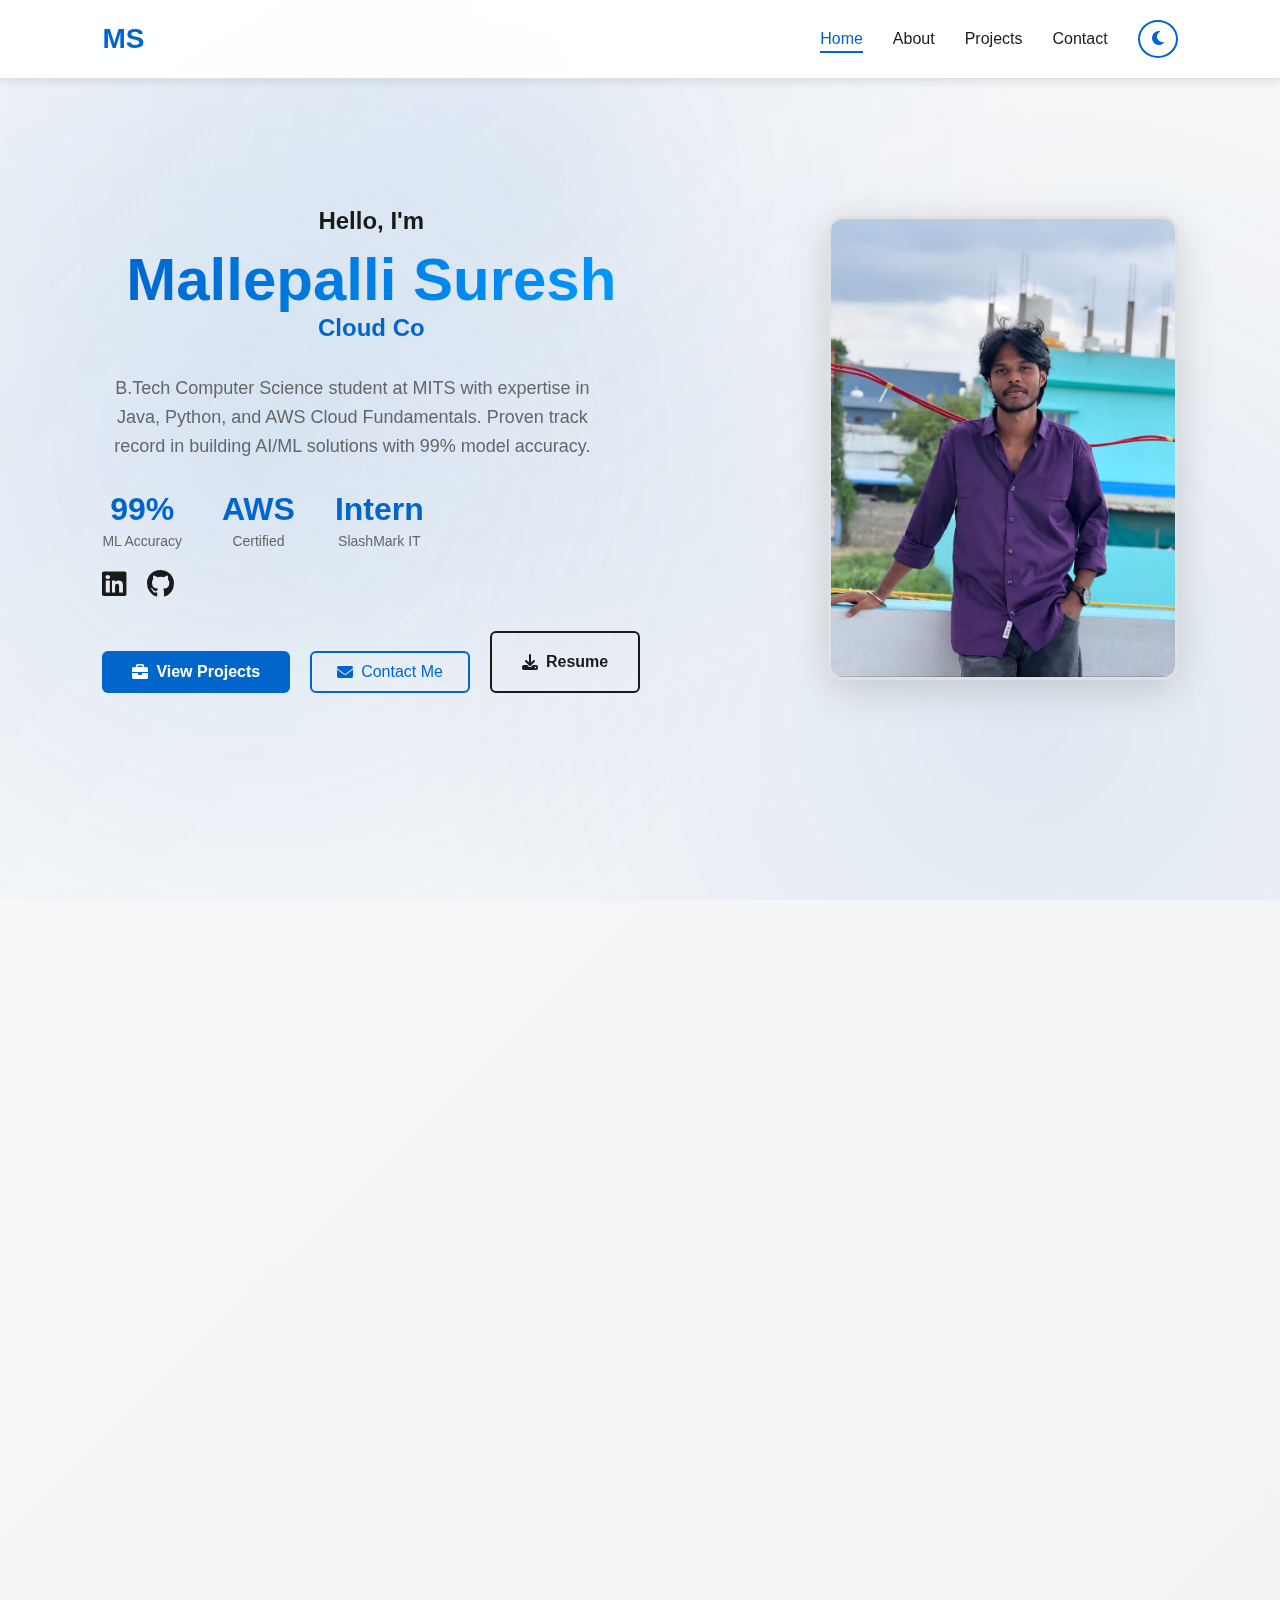
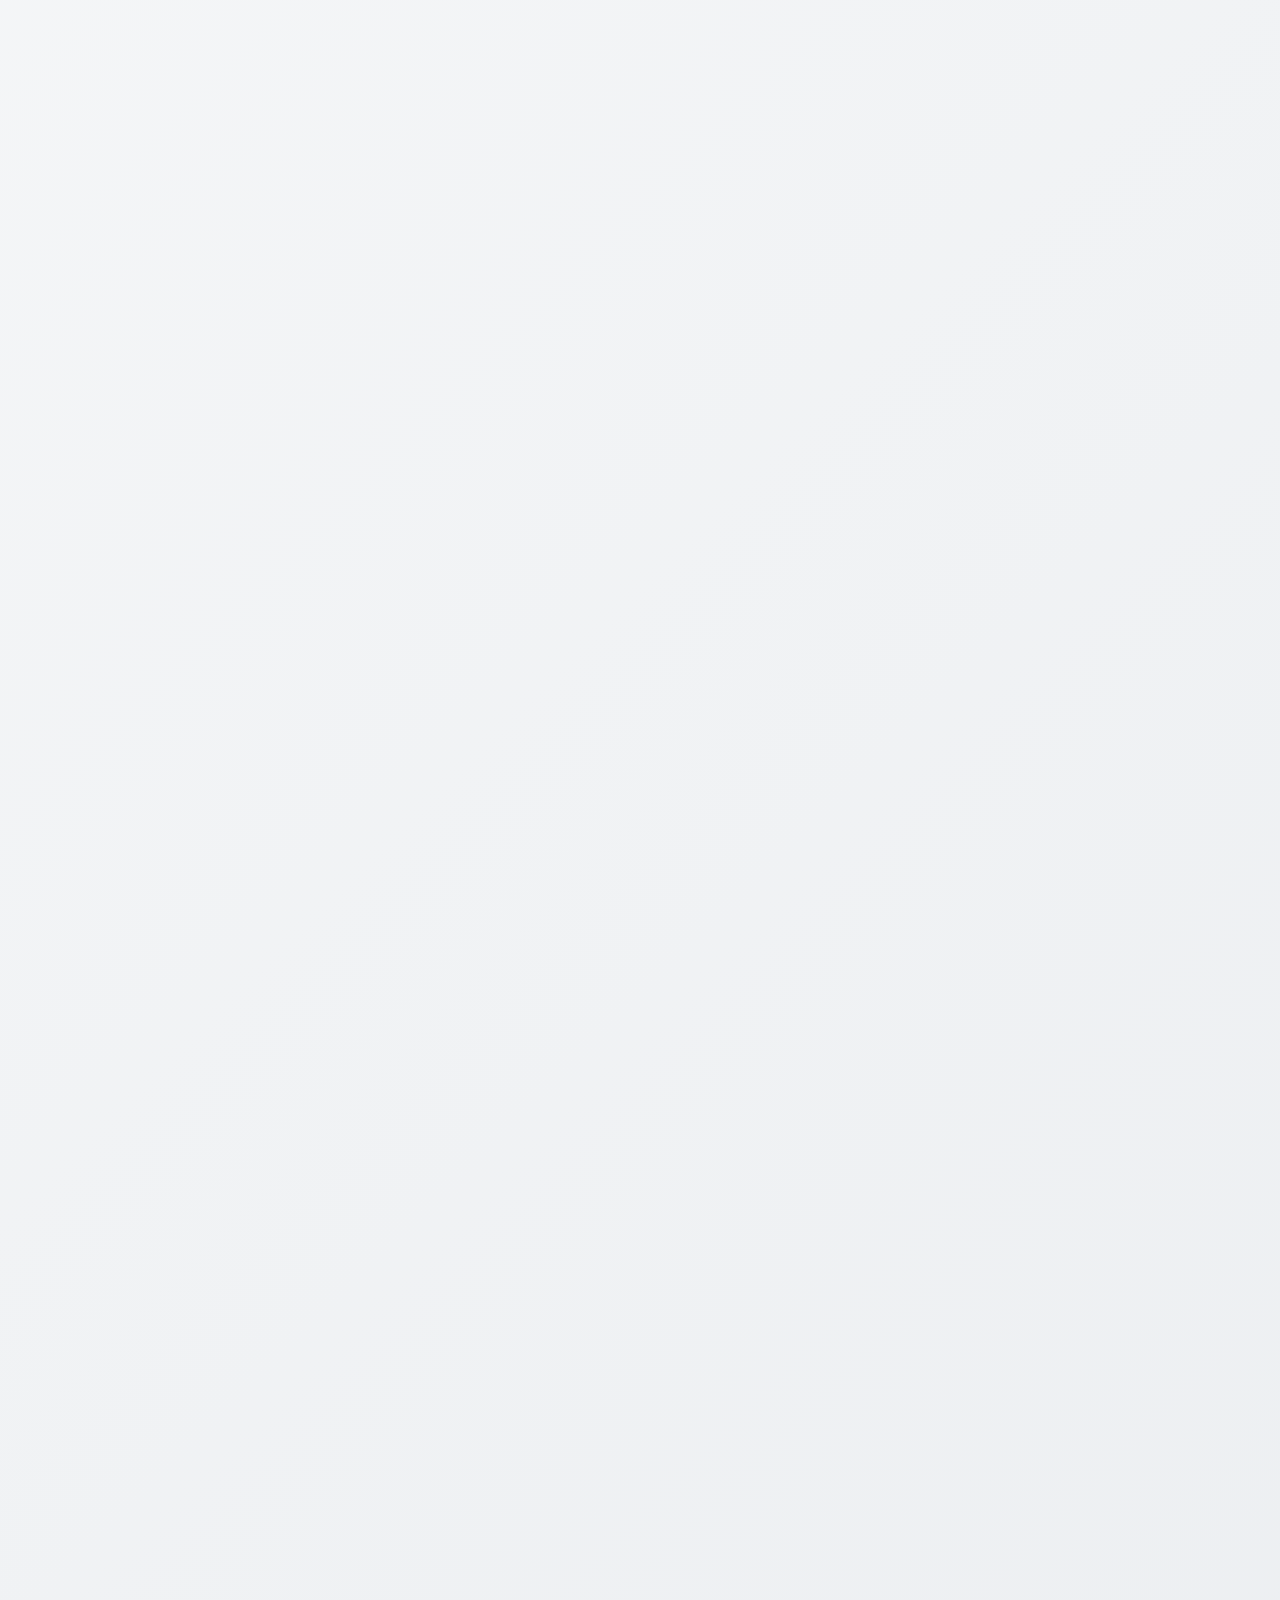
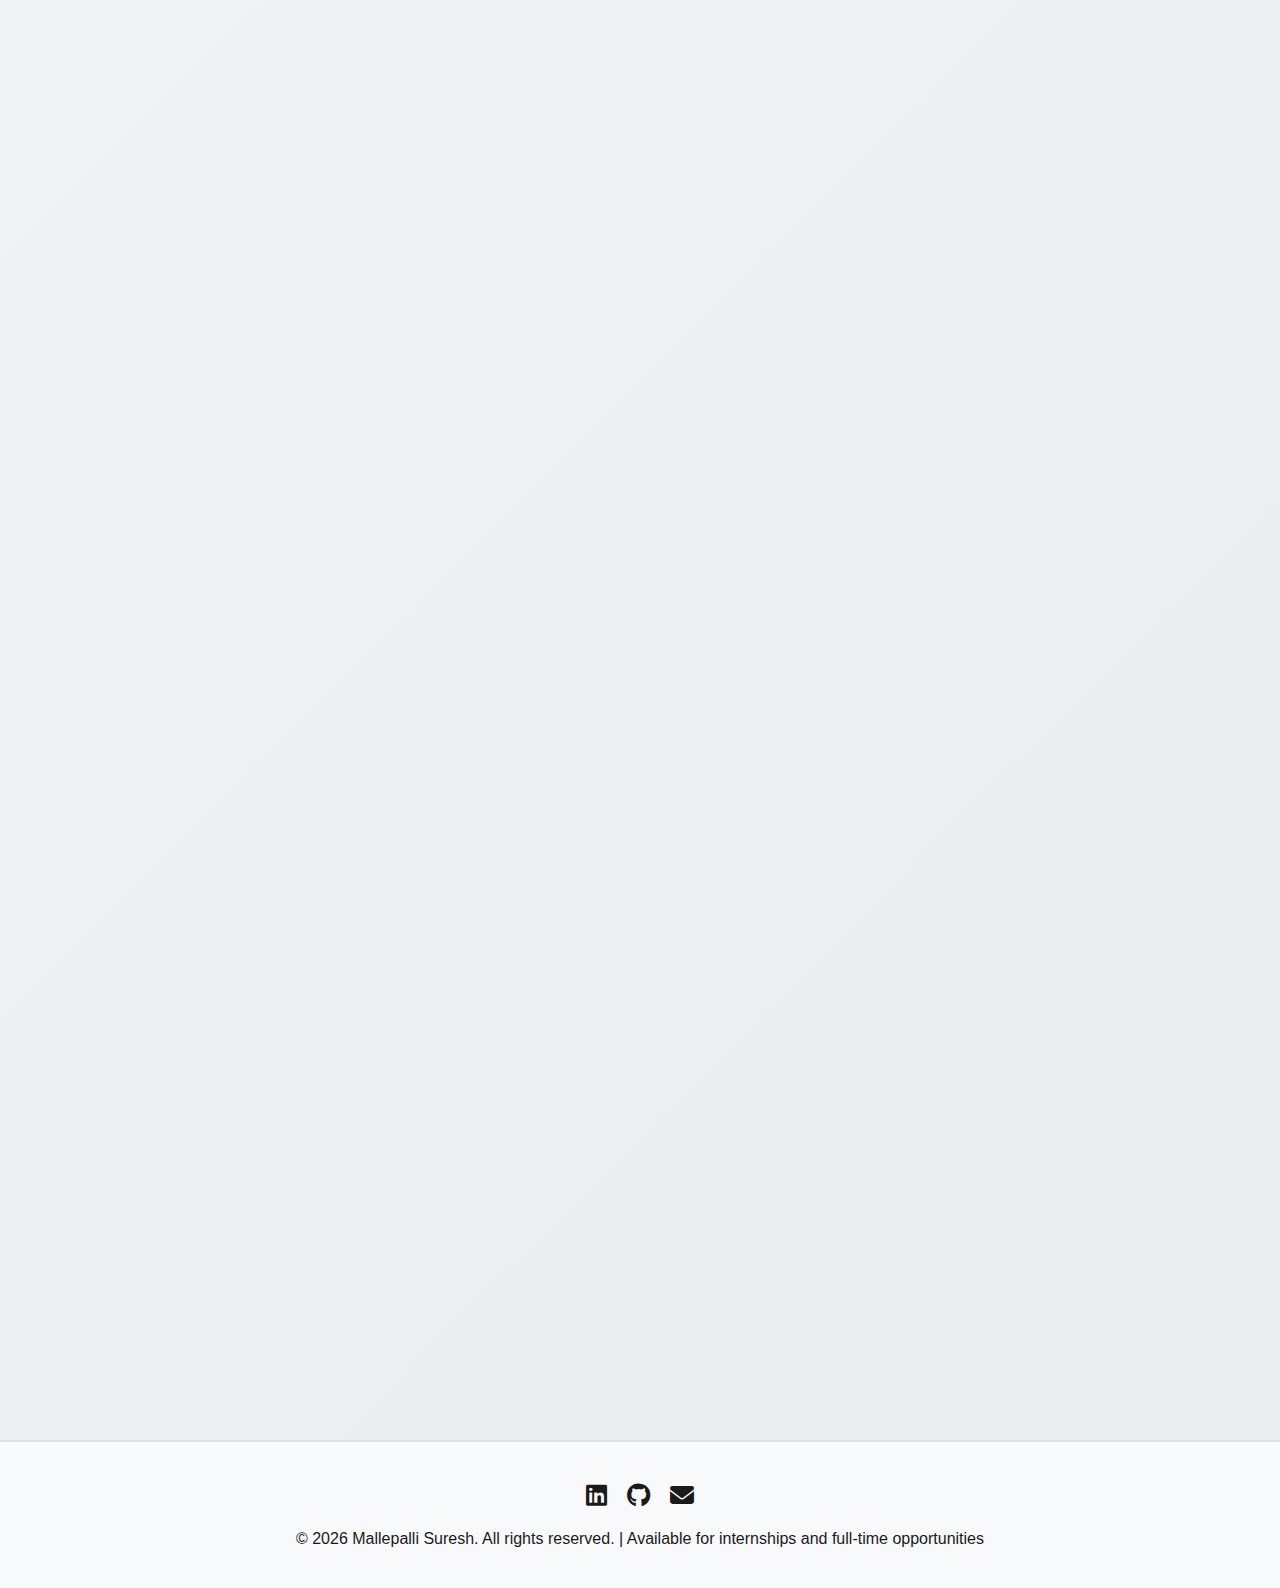
<file: index.html>
<!DOCTYPE html>
<html lang="en">
<head>
    <meta charset="UTF-8">
    <title>Mallepalli Suresh - Computer Science Student | Cloud & AI Enthusiast</title>
    <meta name="description" content="B.Tech CSE student at MITS specializing in Cloud Computing, AI/ML, and scalable systems. Experienced in Java, Python, AWS, and data-driven solutions.">
    <meta name="keywords" content="Mallepalli Suresh, Computer Science, Cloud Computing, AWS, AI, Machine Learning, Java Developer, MITS">
    <meta name="viewport" content="width=device-width, initial-scale=1.0">

    <link href="https://cdnjs.cloudflare.com/ajax/libs/font-awesome/6.5.0/css/all.min.css" rel="stylesheet">
    <link rel="stylesheet" href="style.css">
</head>
<body>

<nav id="navbar">
    <div class="logo">MS</div>
    <div class="hamburger">
        <span></span>
        <span></span>
        <span></span>
    </div>
    <div class="nav-links">
        <a href="index.html" class="nav-link active">Home</a>
        <a href="about.html" class="nav-link">About</a>
        <a href="projects.html" class="nav-link">Projects</a>
        <a href="contact.html" class="nav-link">Contact</a>
        <button id="theme-toggle" class="theme-btn" aria-label="Toggle theme">
            <i class="fas fa-moon"></i>
        </button>
    </div>
</nav>

<!-- HERO -->
<section id="home" class="home section">

    <div class="home-content">
        <h3>Hello, I'm</h3>

        <h1 class="name">Mallepalli Suresh</h1>

        <h3 class="typing-container">
            <span class="highlight" id="typed-role"></span>
        </h3>
        
        <p class="hero-description">
            B.Tech Computer Science student at MITS with expertise in Java, Python, and AWS Cloud Fundamentals. Proven track record in building AI/ML solutions with 99% model accuracy.
        </p>
        
        <div class="hero-stats">
            <div class="stat-item">
                <h4>99%</h4>
                <p>ML Accuracy</p>
            </div>
            <div class="stat-item">
                <h4>AWS</h4>
                <p>Certified</p>
            </div>
            <div class="stat-item">
                <h4>Intern</h4>
                <p>SlashMark IT</p>
            </div>
        </div>

        <div class="social-icons">
            <a href="https://www.linkedin.com/in/mallepalli-suresh-70991b2ba" target="_blank"><i class="fab fa-linkedin"></i></a>
            <a href="https://github.com/Suresh7157" target="_blank"><i class="fab fa-github"></i></a>
        </div>

        <div class="hero-buttons">
            <a href="projects.html" class="btn"><i class="fas fa-briefcase"></i> View Projects</a>
            <a href="contact.html" class="btn-secondary"><i class="fas fa-envelope"></i> Contact Me</a>
            <a href="#" class="btn-outline" download><i class="fas fa-download"></i> Resume</a>
        </div>
    </div>

    <div class="home-img">
        <img src="SureshImg.jpeg" alt="Suresh">
    </div>
</section>

<section id="about" class="section reveal">
    <div class="container">
        <h2>Professional Summary</h2>
        <p class="section-subtitle">
            Computer Science undergraduate with strong fundamentals in programming and problem solving. Experienced in Java, Python, SQL, and AWS Cloud. Seeking opportunities to apply technical knowledge and contribute to innovative software solutions.
        </p>
        <a href="about.html" class="btn-secondary">Full Profile</a>
    </div>
</section>

<section id="expertise" class="section reveal">
    <div class="container">
        <h2>Core Competencies</h2>
        <div class="expertise-grid">
            <div class="expertise-card">
                <i class="fas fa-code"></i>
                <h3>Programming & DSA</h3>
                <p>Java, Python, Data Structures & Algorithms, Object-Oriented Programming</p>
            </div>
            <div class="expertise-card">
                <i class="fas fa-database"></i>
                <h3>Database Management</h3>
                <p>SQL, MySQL, data modeling, query optimization</p>
            </div>
            <div class="expertise-card">
                <i class="fas fa-brain"></i>
                <h3>AI/ML & Data Analysis</h3>
                <p>Machine Learning basics, Pandas, NumPy, data preprocessing, model evaluation</p>
            </div>
            <div class="expertise-card">
                <i class="fas fa-cloud"></i>
                <h3>Cloud Computing</h3>
                <p>AWS Cloud Fundamentals, Git basics, problem solving, debugging</p>
            </div>
        </div>
    </div>
</section>

<section id="skills" class="section reveal">
    <div class="container">
        <h2>Skills</h2>
        <div class="skills-grid">
            <div class="skill-card"><i class="fab fa-aws"></i><span>AWS</span></div>
            <div class="skill-card"><i class="fab fa-java"></i><span>Java</span></div>
            <div class="skill-card"><i class="fab fa-python"></i><span>Python</span></div>
            <div class="skill-card"><i class="fas fa-database"></i><span>MySQL</span></div>
            <div class="skill-card"><i class="fab fa-html5"></i><span>HTML</span></div>
            <div class="skill-card"><i class="fab fa-css3-alt"></i><span>CSS</span></div>
            <div class="skill-card"><i class="fab fa-js"></i><span>JavaScript</span></div>
            <div class="skill-card"><i class="fab fa-git-alt"></i><span>Git</span></div>
        </div>
    </div>
</section>

<section id="projects" class="section reveal">
    <div class="container">
        <h2>Featured Projects</h2>
        <p class="section-subtitle">Real-world applications demonstrating technical expertise and problem-solving capabilities</p>
        <div class="featured-projects">
            <div class="project-card">
                <div class="project-header">
                    <h3>AI-Based Dynamic Pricing System</h3>
                    <span class="project-badge">Production Ready</span>
                </div>
                <p>Developed machine learning model using Random Forest Regressor achieving R² ≈ 0.9937 on 12,000+ samples. Optimized e-commerce pricing strategy with data-driven predictions, resulting in improved revenue forecasting.</p>
                <div class="tech-stack">
                    <span class="tech-tag">Python</span>
                    <span class="tech-tag">Random Forest</span>
                    <span class="tech-tag">Scikit-learn</span>
                    <span class="tech-tag">Data Analysis</span>
                </div>
                <div class="project-metrics">
                    <span><i class="fas fa-check-circle"></i> 99.37% Accuracy</span>
                    <span><i class="fas fa-database"></i> 12K+ Samples</span>
                </div>
            </div>
        </div>
        <a href="projects.html" class="btn-secondary">View All Projects</a>
    </div>
</section>

<section id="achievements" class="section reveal">
    <div class="container">
        <h2>Achievements & Experience</h2>
        <div class="timeline">
            <div class="timeline-item">
                <div class="timeline-icon"><i class="fas fa-briefcase"></i></div>
                <div class="timeline-content">
                    <h3>Intern</h3>
                    <h4>SlashMark IT Solutions</h4>
                    <p>Worked on sentiment analysis using Python and machine learning basics. Gained hands-on experience in data preprocessing and model evaluation.</p>
                </div>
            </div>
            <div class="timeline-item">
                <div class="timeline-icon"><i class="fas fa-award"></i></div>
                <div class="timeline-content">
                    <h3>Certifications</h3>
                    <h4>Free Micro Certifications</h4>
                    <p>AWS Skill Builder (Free Micro Certifications), Python Programming Certification, Machine Learning Basics Certification</p>
                </div>
            </div>
            <div class="timeline-item">
                <div class="timeline-icon"><i class="fas fa-graduation-cap"></i></div>
                <div class="timeline-content">
                    <h3>B.Tech in Computer Science</h3>
                    <h4>MITS (2023-2027)</h4>
                    <p>Specializing in Cloud Computing, AI/ML, and scalable system architecture. Strong foundation in data structures and algorithms.</p>
                </div>
            </div>
        </div>
    </div>
</section>

<footer>
    <div class="footer-content">
        <div class="social-links">
            <a href="https://www.linkedin.com/in/mallepalli-suresh-70991b2ba" target="_blank" aria-label="LinkedIn"><i class="fab fa-linkedin"></i></a>
            <a href="https://github.com/Suresh7157" target="_blank" aria-label="GitHub"><i class="fab fa-github"></i></a>
            <a href="mailto:23691A28G2@mits.ac.in" aria-label="Email"><i class="fas fa-envelope"></i></a>
        </div>
        <p>© 2026 Mallepalli Suresh. All rights reserved. | Available for internships and full-time opportunities</p>
    </div>
</footer>

<script src="script.js"></script>
</body>
</html>
</file>
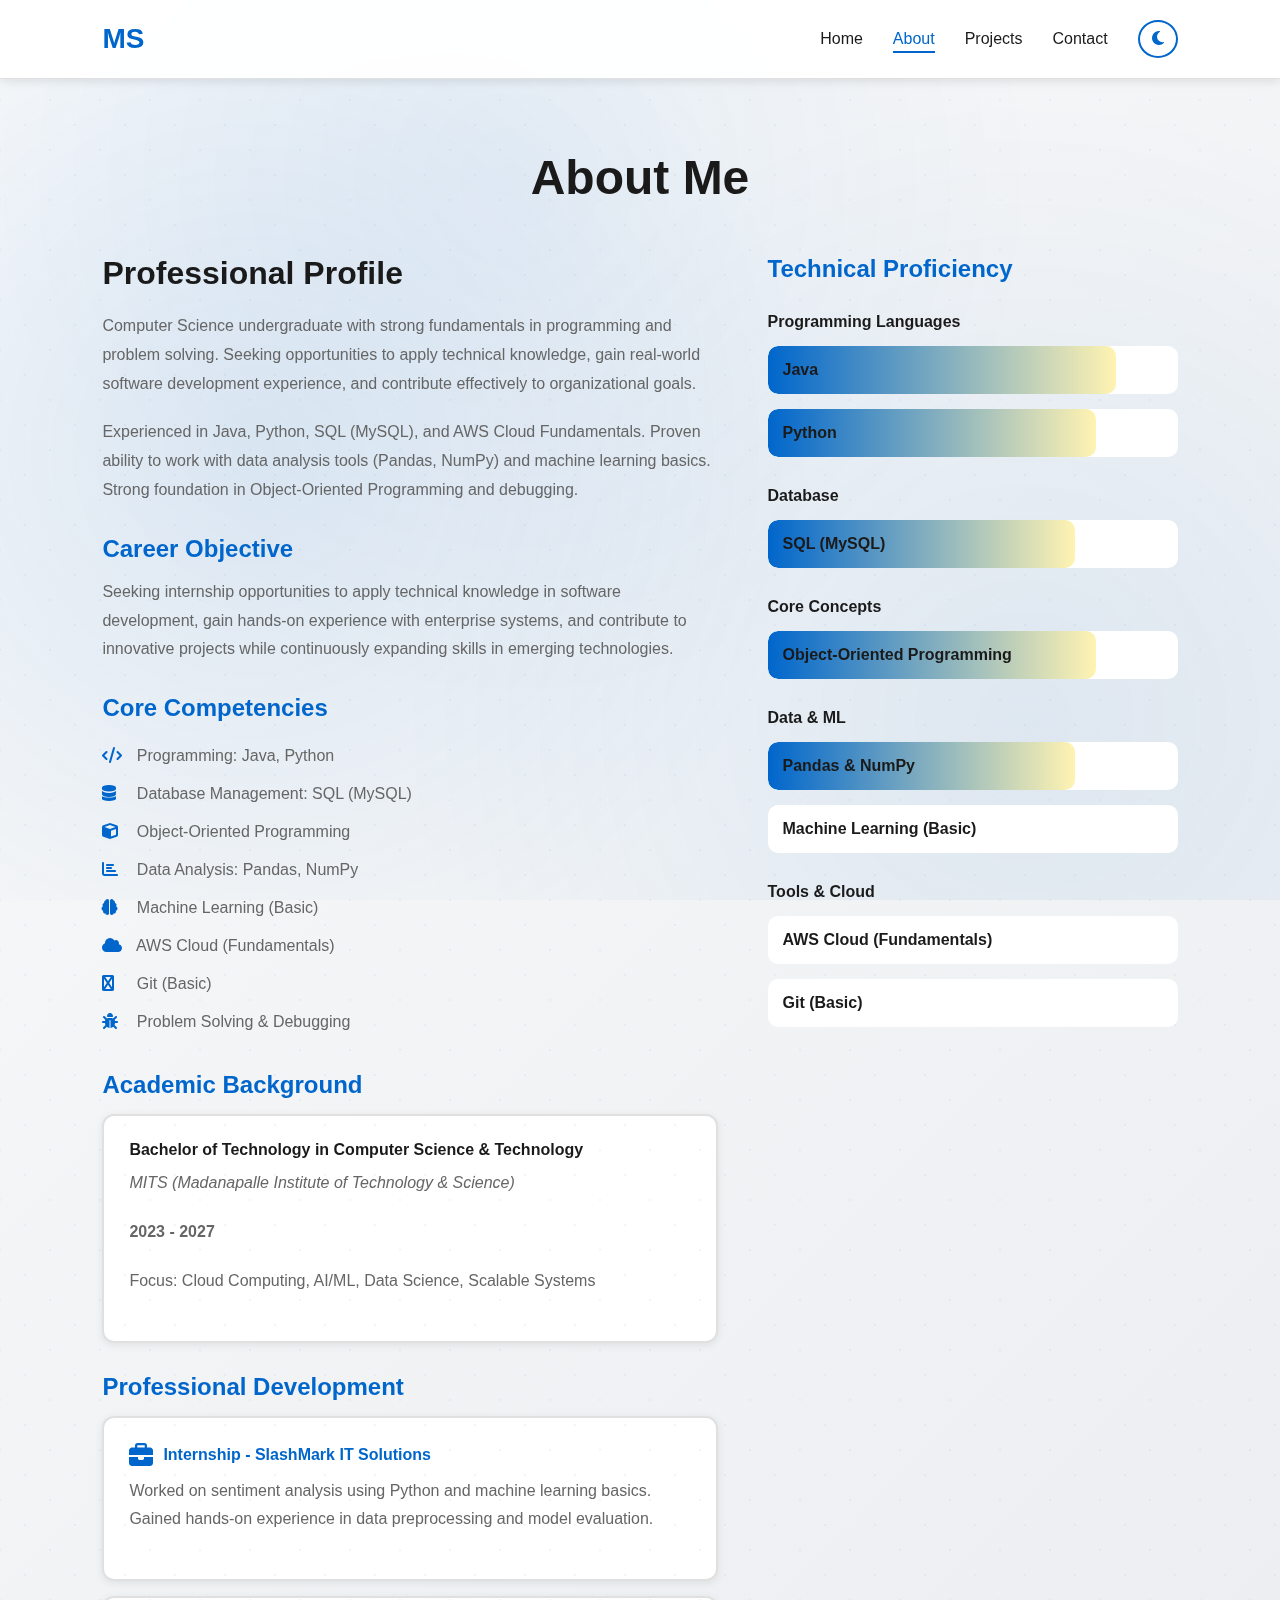
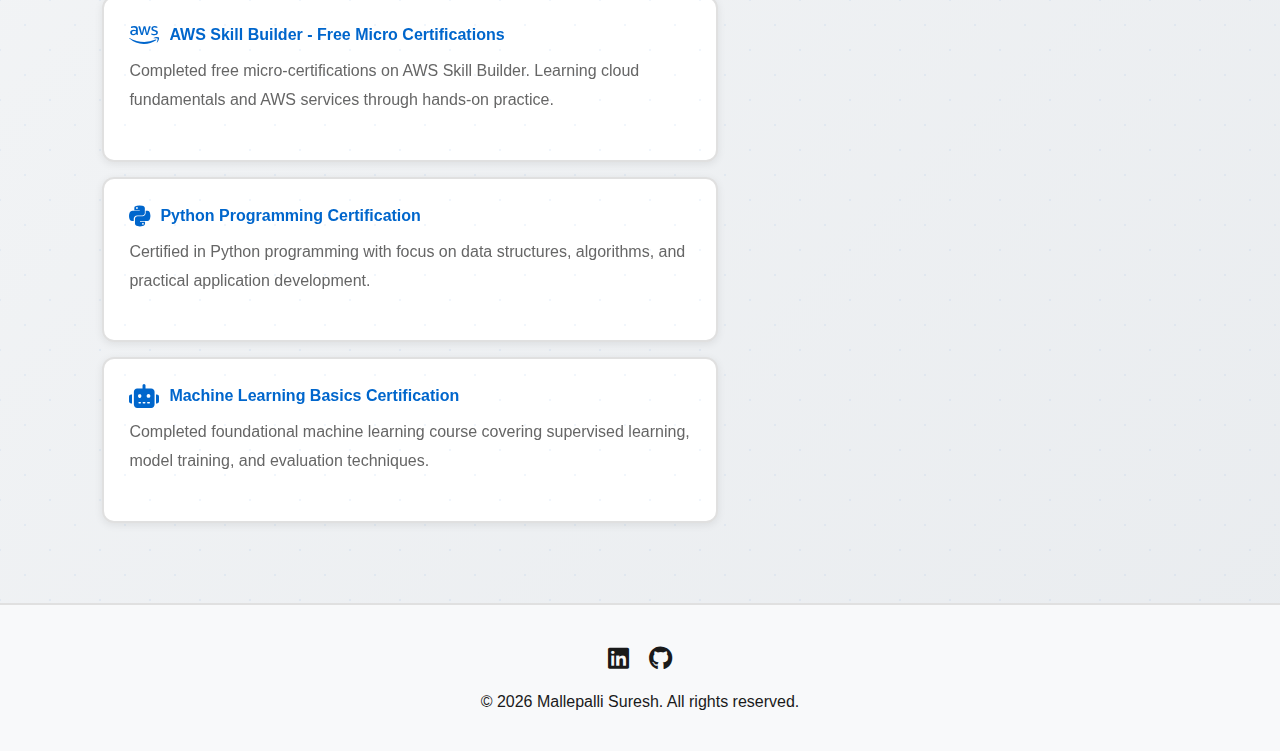
<file: about.html>
<!DOCTYPE html>
<html lang="en">
<head>
    <meta charset="UTF-8">
    <title>About | Mallepalli Suresh</title>
    <meta name="viewport" content="width=device-width, initial-scale=1.0">
    <link href="https://cdnjs.cloudflare.com/ajax/libs/font-awesome/6.5.0/css/all.min.css" rel="stylesheet">
    <link rel="stylesheet" href="style.css">
</head>
<body>

<nav id="navbar">
    <div class="logo">MS</div>
    <div class="hamburger">
        <span></span>
        <span></span>
        <span></span>
    </div>
    <div class="nav-links">
        <a href="index.html" class="nav-link">Home</a>
        <a href="about.html" class="nav-link active">About</a>
        <a href="projects.html" class="nav-link">Projects</a>
        <a href="contact.html" class="nav-link">Contact</a>
        <button id="theme-toggle" class="theme-btn" aria-label="Toggle theme">
            <i class="fas fa-moon"></i>
        </button>
    </div>
</nav>

<section class="page-section reveal">
    <div class="container">
        <h1 class="page-title">About Me</h1>
        
        <div class="about-content">
            <div class="about-text">
                <h2>Professional Profile</h2>
                <p>Computer Science undergraduate with strong fundamentals in programming and problem solving. Seeking opportunities to apply technical knowledge, gain real-world software development experience, and contribute effectively to organizational goals.</p>
                
                <p>Experienced in Java, Python, SQL (MySQL), and AWS Cloud Fundamentals. Proven ability to work with data analysis tools (Pandas, NumPy) and machine learning basics. Strong foundation in Object-Oriented Programming and debugging.</p>
                
                <h3>Career Objective</h3>
                <p>Seeking internship opportunities to apply technical knowledge in software development, gain hands-on experience with enterprise systems, and contribute to innovative projects while continuously expanding skills in emerging technologies.</p>
                
                <h3>Core Competencies</h3>
                <ul class="about-list">
                    <li><i class="fas fa-code"></i> Programming: Java, Python</li>
                    <li><i class="fas fa-database"></i> Database Management: SQL (MySQL)</li>
                    <li><i class="fas fa-cube"></i> Object-Oriented Programming</li>
                    <li><i class="fas fa-chart-bar"></i> Data Analysis: Pandas, NumPy</li>
                    <li><i class="fas fa-brain"></i> Machine Learning (Basic)</li>
                    <li><i class="fas fa-cloud"></i> AWS Cloud (Fundamentals)</li>
                    <li><i class="fas fa-git-alt"></i> Git (Basic)</li>
                    <li><i class="fas fa-bug"></i> Problem Solving & Debugging</li>
                </ul>

                <h3>Academic Background</h3>
                <div class="education-card">
                    <h4>Bachelor of Technology in Computer Science & Technology</h4>
                    <p class="edu-institution">MITS (Madanapalle Institute of Technology & Science)</p>
                    <p class="edu-year">2023 - 2027</p>
                    <p>Focus: Cloud Computing, AI/ML, Data Science, Scalable Systems</p>
                </div>
                
                <h3>Professional Development</h3>
                <div class="learning-card">
                    <h4><i class="fas fa-briefcase"></i> Internship - SlashMark IT Solutions</h4>
                    <p>Worked on sentiment analysis using Python and machine learning basics. Gained hands-on experience in data preprocessing and model evaluation.</p>
                </div>
                
                <div class="learning-card">
                    <h4><i class="fab fa-aws"></i> AWS Skill Builder - Free Micro Certifications</h4>
                    <p>Completed free micro-certifications on AWS Skill Builder. Learning cloud fundamentals and AWS services through hands-on practice.</p>
                </div>
                
                <div class="learning-card">
                    <h4><i class="fab fa-python"></i> Python Programming Certification</h4>
                    <p>Certified in Python programming with focus on data structures, algorithms, and practical application development.</p>
                </div>
                
                <div class="learning-card">
                    <h4><i class="fas fa-robot"></i> Machine Learning Basics Certification</h4>
                    <p>Completed foundational machine learning course covering supervised learning, model training, and evaluation techniques.</p>
                </div>
            </div>

            <div class="about-skills">
                <h3>Technical Proficiency</h3>
                
                <div class="skill-category">
                    <h4>Programming Languages</h4>
                    <div class="skill-bar">
                        <div class="skill-progress" data-progress="85">Java</div>
                    </div>
                    <div class="skill-bar">
                        <div class="skill-progress" data-progress="80">Python</div>
                    </div>
                </div>

                <div class="skill-category">
                    <h4>Database</h4>
                    <div class="skill-bar">
                        <div class="skill-progress" data-progress="75">SQL (MySQL)</div>
                    </div>
                </div>
                
                <div class="skill-category">
                    <h4>Core Concepts</h4>
                    <div class="skill-bar">
                        <div class="skill-progress" data-progress="80">Object-Oriented Programming</div>
                    </div>
                </div>

                <div class="skill-category">
                    <h4>Data & ML</h4>
                    <div class="skill-bar">
                        <div class="skill-progress" data-progress="75">Pandas & NumPy</div>
                    </div>
                    <div class="skill-bar">
                        <div class="skill-progress" data-progress="65">Machine Learning (Basic)</div>
                    </div>
                </div>
                
                <div class="skill-category">
                    <h4>Tools & Cloud</h4>
                    <div class="skill-bar">
                        <div class="skill-progress" data-progress="70">AWS Cloud (Fundamentals)</div>
                    </div>
                    <div class="skill-bar">
                        <div class="skill-progress" data-progress="65">Git (Basic)</div>
                    </div>
                </div>
            </div>
        </div>
    </div>
</section>

<footer>
    <div class="footer-content">
        <div class="social-links">
            <a href="https://www.linkedin.com/in/mallepalli-suresh-70991b2ba" target="_blank"><i class="fab fa-linkedin"></i></a>
            <a href="https://github.com/Suresh7157" target="_blank"><i class="fab fa-github"></i></a>
        </div>
        <p>© 2026 Mallepalli Suresh. All rights reserved.</p>
    </div>
</footer>

<script src="script.js"></script>
</body>
</html>
</file>
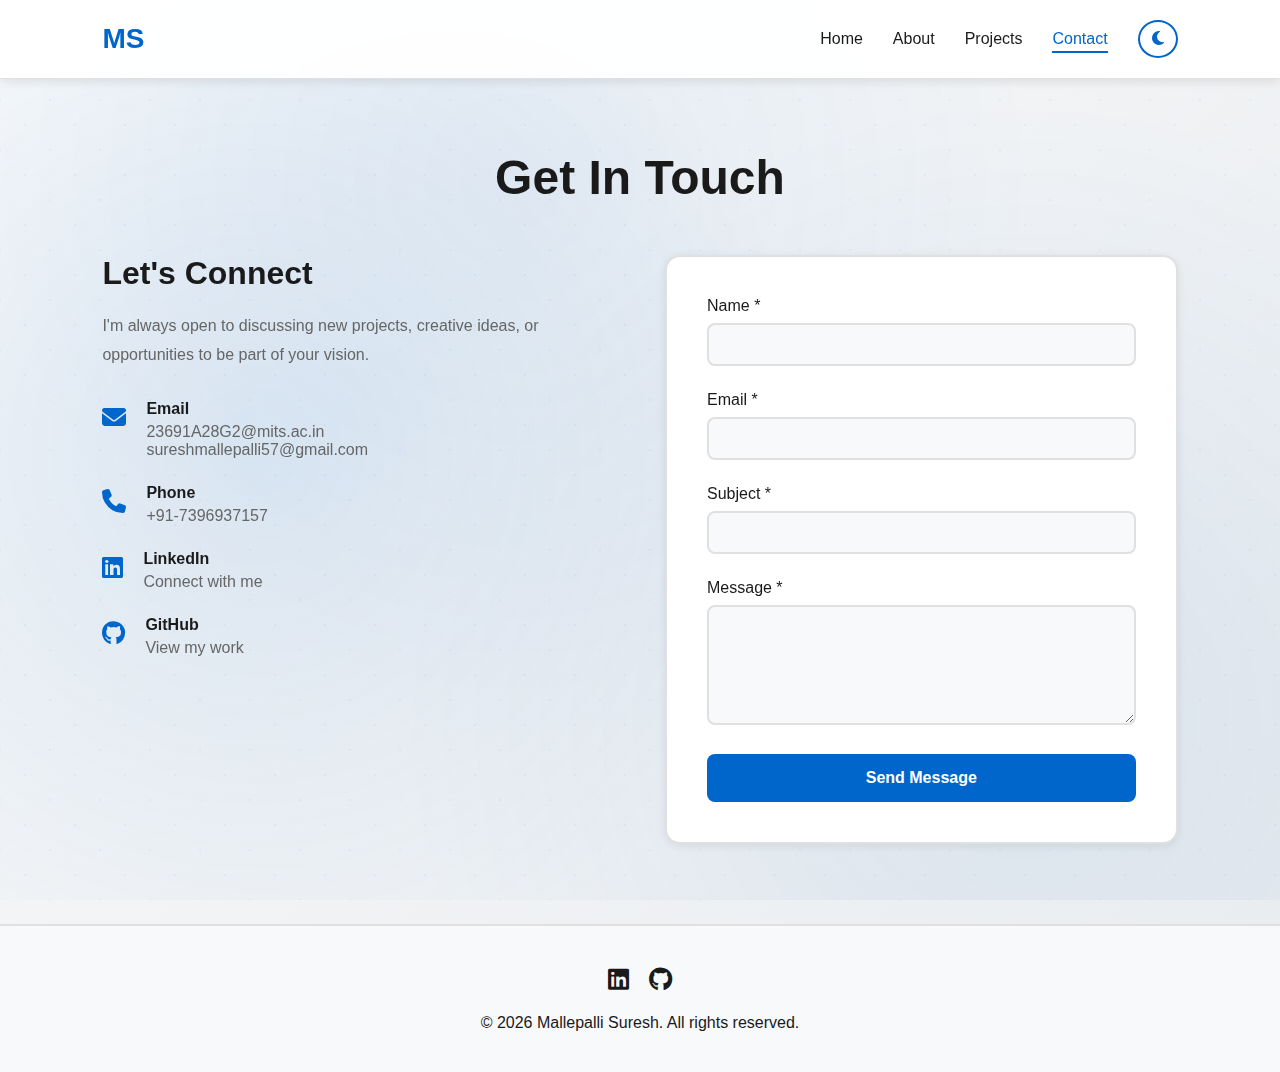
<file: contact.html>
<!DOCTYPE html>
<html lang="en">
<head>
    <meta charset="UTF-8">
    <title>Contact | Mallepalli Suresh</title>
    <meta name="viewport" content="width=device-width, initial-scale=1.0">
    <link href="https://cdnjs.cloudflare.com/ajax/libs/font-awesome/6.5.0/css/all.min.css" rel="stylesheet">
    <link rel="stylesheet" href="style.css">
</head>
<body>

<nav id="navbar">
    <div class="logo">MS</div>
    <div class="hamburger">
        <span></span>
        <span></span>
        <span></span>
    </div>
    <div class="nav-links">
        <a href="index.html" class="nav-link">Home</a>
        <a href="about.html" class="nav-link">About</a>
        <a href="projects.html" class="nav-link">Projects</a>
        <a href="contact.html" class="nav-link active">Contact</a>
        <button id="theme-toggle" class="theme-btn" aria-label="Toggle theme">
            <i class="fas fa-moon"></i>
        </button>
    </div>
</nav>

<section class="page-section">
    <div class="container">
        <h1 class="page-title reveal">Get In Touch</h1>
        
        <div class="contact-wrapper">
            <div class="contact-info reveal">
                <h2>Let's Connect</h2>
                <p>I'm always open to discussing new projects, creative ideas, or opportunities to be part of your vision.</p>
                
                <div class="contact-details">
                    <div class="contact-item">
                        <i class="fas fa-envelope"></i>
                        <div>
                            <h4>Email</h4>
                            <a href="mailto:23691A28G2@mits.ac.in">23691A28G2@mits.ac.in</a>
                            <br>
                            <a href="mailto:sureshmallepalli57@gmail.com">sureshmallepalli57@gmail.com</a>
                        </div>
                    </div>
                    
                    <div class="contact-item">
                        <i class="fas fa-phone"></i>
                        <div>
                            <h4>Phone</h4>
                            <a href="tel:+917396937157">+91-7396937157</a>
                        </div>
                    </div>
                    
                    <div class="contact-item">
                        <i class="fab fa-linkedin"></i>
                        <div>
                            <h4>LinkedIn</h4>
                            <a href="https://www.linkedin.com/in/mallepalli-suresh-70991b2ba" target="_blank">Connect with me</a>
                        </div>
                    </div>
                    
                    <div class="contact-item">
                        <i class="fab fa-github"></i>
                        <div>
                            <h4>GitHub</h4>
                            <a href="https://github.com/Suresh7157" target="_blank">View my work</a>
                        </div>
                    </div>
                </div>
            </div>

            <form id="contact-form" class="contact-form reveal">
                <div class="form-group">
                    <label for="name">Name *</label>
                    <input type="text" id="name" name="name" required>
                    <span class="error-message"></span>
                </div>

                <div class="form-group">
                    <label for="email">Email *</label>
                    <input type="email" id="email" name="email" required>
                    <span class="error-message"></span>
                </div>

                <div class="form-group">
                    <label for="subject">Subject *</label>
                    <input type="text" id="subject" name="subject" required>
                    <span class="error-message"></span>
                </div>

                <div class="form-group">
                    <label for="message">Message *</label>
                    <textarea id="message" name="message" rows="5" required></textarea>
                    <span class="error-message"></span>
                </div>

                <button type="submit" class="submit-btn">
                    <span class="btn-text">Send Message</span>
                    <span class="btn-loader"></span>
                </button>

                <div class="form-status"></div>
            </form>
        </div>
    </div>
</section>

<footer>
    <div class="footer-content">
        <div class="social-links">
            <a href="https://www.linkedin.com/in/mallepalli-suresh-70991b2ba" target="_blank"><i class="fab fa-linkedin"></i></a>
            <a href="https://github.com/Suresh7157" target="_blank"><i class="fab fa-github"></i></a>
        </div>
        <p>© 2026 Mallepalli Suresh. All rights reserved.</p>
    </div>
</footer>

<script src="script.js"></script>
</body>
</html>
</file>
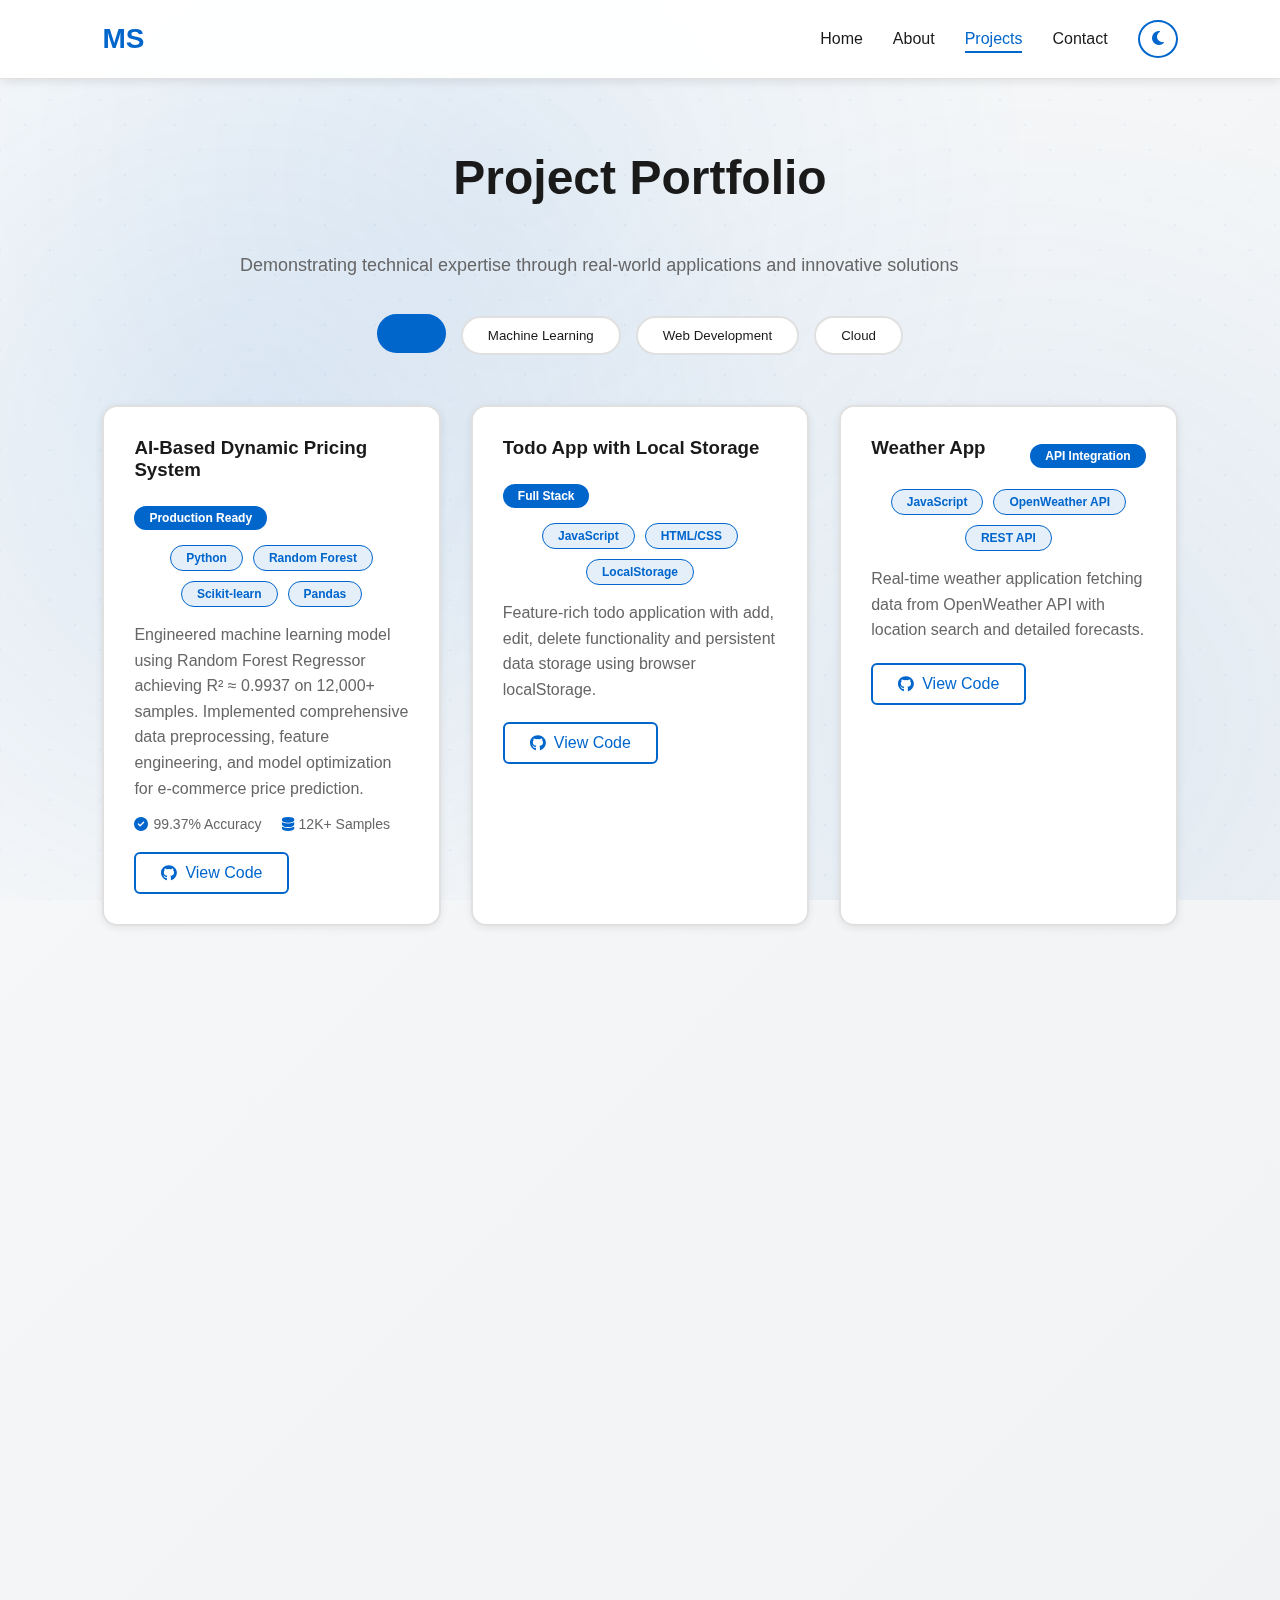
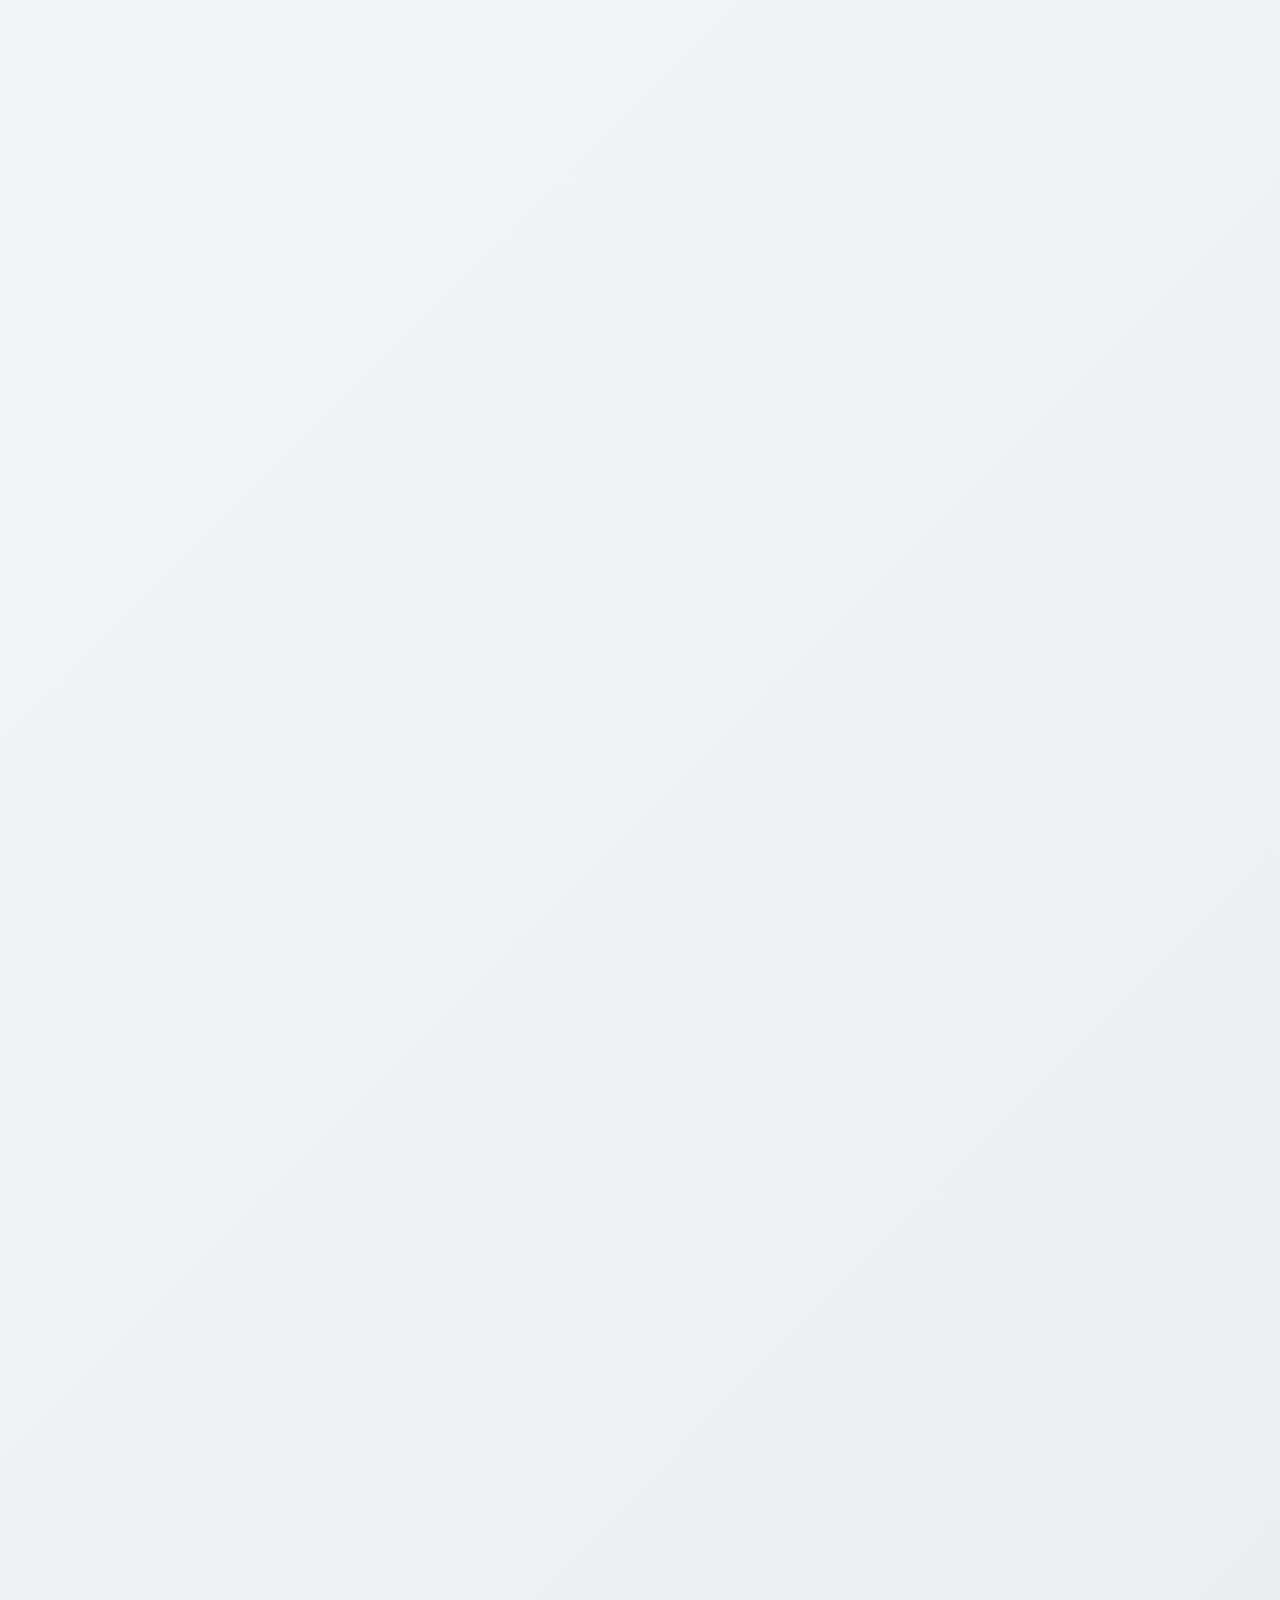
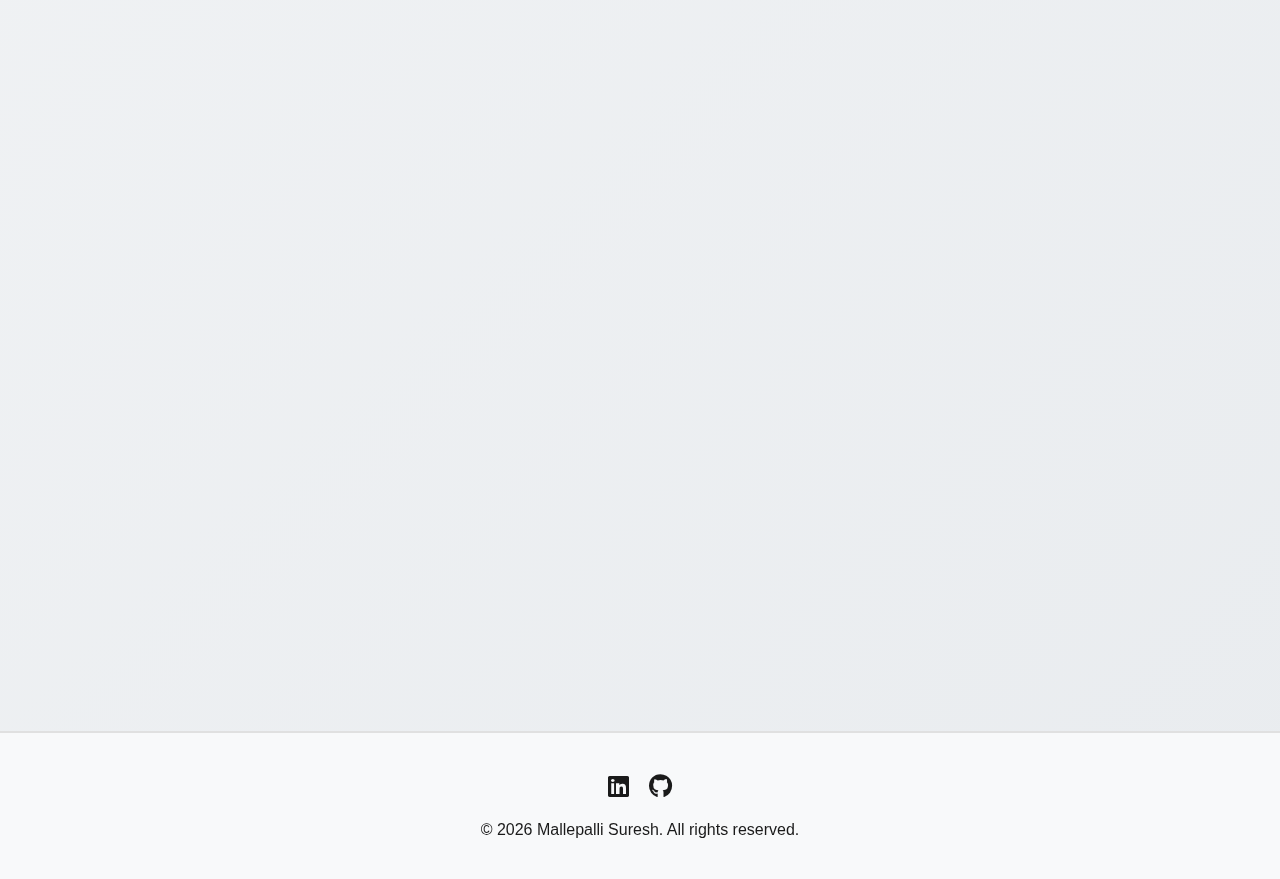
<file: projects.html>
<!DOCTYPE html>
<html lang="en">
<head>
    <meta charset="UTF-8">
    <title>Projects | Mallepalli Suresh</title>
    <meta name="viewport" content="width=device-width, initial-scale=1.0">
    <link href="https://cdnjs.cloudflare.com/ajax/libs/font-awesome/6.5.0/css/all.min.css" rel="stylesheet">
    <link rel="stylesheet" href="style.css">
</head>
<body>

<nav id="navbar">
    <div class="logo">MS</div>
    <div class="hamburger">
        <span></span>
        <span></span>
        <span></span>
    </div>
    <div class="nav-links">
        <a href="index.html" class="nav-link">Home</a>
        <a href="about.html" class="nav-link">About</a>
        <a href="projects.html" class="nav-link active">Projects</a>
        <a href="contact.html" class="nav-link">Contact</a>
        <button id="theme-toggle" class="theme-btn" aria-label="Toggle theme">
            <i class="fas fa-moon"></i>
        </button>
    </div>
</nav>

<section class="page-section">
    <div class="container">
        <h1 class="page-title reveal">Project Portfolio</h1>
        <p class="section-subtitle">Demonstrating technical expertise through real-world applications and innovative solutions</p>
        
        <div class="filter-buttons reveal">
            <button class="filter-btn active" data-filter="all">All</button>
            <button class="filter-btn" data-filter="ml">Machine Learning</button>
            <button class="filter-btn" data-filter="web">Web Development</button>
            <button class="filter-btn" data-filter="cloud">Cloud</button>
        </div>

        <div class="projects-grid">
            <div class="project-card reveal" data-category="ml">
                <div class="project-info">
                    <div class="project-header">
                        <h3>AI-Based Dynamic Pricing System</h3>
                        <span class="project-badge">Production Ready</span>
                    </div>
                    <div class="tech-stack">
                        <span class="tech-tag">Python</span>
                        <span class="tech-tag">Random Forest</span>
                        <span class="tech-tag">Scikit-learn</span>
                        <span class="tech-tag">Pandas</span>
                    </div>
                    <p>Engineered machine learning model using Random Forest Regressor achieving R² ≈ 0.9937 on 12,000+ samples. Implemented comprehensive data preprocessing, feature engineering, and model optimization for e-commerce price prediction.</p>
                    <div class="project-metrics">
                        <span><i class="fas fa-check-circle"></i> 99.37% Accuracy</span>
                        <span><i class="fas fa-database"></i> 12K+ Samples</span>
                    </div>
                    <div class="project-links">
                        <a href="https://github.com/Suresh7157" target="_blank" class="btn-secondary"><i class="fab fa-github"></i> View Code</a>
                    </div>
                </div>
            </div>

            <div class="project-card reveal" data-category="web">
                <div class="project-info">
                    <div class="project-header">
                        <h3>Todo App with Local Storage</h3>
                        <span class="project-badge">Full Stack</span>
                    </div>
                    <div class="tech-stack">
                        <span class="tech-tag">JavaScript</span>
                        <span class="tech-tag">HTML/CSS</span>
                        <span class="tech-tag">LocalStorage</span>
                    </div>
                    <p>Feature-rich todo application with add, edit, delete functionality and persistent data storage using browser localStorage.</p>
                    <div class="project-links">
                        <a href="https://github.com/Suresh7157" target="_blank" class="btn-secondary"><i class="fab fa-github"></i> View Code</a>
                    </div>
                </div>
            </div>

            <div class="project-card reveal" data-category="web">
                <div class="project-info">
                    <div class="project-header">
                        <h3>Weather App</h3>
                        <span class="project-badge">API Integration</span>
                    </div>
                    <div class="tech-stack">
                        <span class="tech-tag">JavaScript</span>
                        <span class="tech-tag">OpenWeather API</span>
                        <span class="tech-tag">REST API</span>
                    </div>
                    <p>Real-time weather application fetching data from OpenWeather API with location search and detailed forecasts.</p>
                    <div class="project-links">
                        <a href="https://github.com/Suresh7157" target="_blank" class="btn-secondary"><i class="fab fa-github"></i> View Code</a>
                    </div>
                </div>
            </div>

            <div class="project-card reveal" data-category="web">
                <div class="project-info">
                    <div class="project-header">
                        <h3>Expense Tracker</h3>
                        <span class="project-badge">Data Visualization</span>
                    </div>
                    <div class="tech-stack">
                        <span class="tech-tag">JavaScript</span>
                        <span class="tech-tag">Chart.js</span>
                        <span class="tech-tag">LocalStorage</span>
                    </div>
                    <p>Financial tracking application with charts, categories, and persistent data storage for expense management.</p>
                    <div class="project-links">
                        <a href="https://github.com/Suresh7157" target="_blank" class="btn-secondary"><i class="fab fa-github"></i> View Code</a>
                    </div>
                </div>
            </div>

            <div class="project-card reveal" data-category="web">
                <div class="project-info">
                    <div class="project-header">
                        <h3>Quiz App</h3>
                        <span class="project-badge">Interactive</span>
                    </div>
                    <div class="tech-stack">
                        <span class="tech-tag">JavaScript</span>
                        <span class="tech-tag">HTML/CSS</span>
                    </div>
                    <p>Interactive quiz application with timer, score tracking, and leaderboard functionality.</p>
                    <div class="project-links">
                        <a href="https://github.com/Suresh7157" target="_blank" class="btn-secondary"><i class="fab fa-github"></i> View Code</a>
                    </div>
                </div>
            </div>

            <div class="project-card reveal" data-category="web">
                <div class="project-info">
                    <div class="project-header">
                        <h3>Notes App</h3>
                        <span class="project-badge">Productivity</span>
                    </div>
                    <div class="tech-stack">
                        <span class="tech-tag">JavaScript</span>
                        <span class="tech-tag">Rich Text Editor</span>
                    </div>
                    <p>Note-taking application with rich text editing capabilities and local storage persistence.</p>
                    <div class="project-links">
                        <a href="https://github.com/Suresh7157" target="_blank" class="btn-secondary"><i class="fab fa-github"></i> View Code</a>
                    </div>
                </div>
            </div>

            <div class="project-card reveal" data-category="web">
                <div class="project-info">
                    <div class="project-header">
                        <h3>Image Gallery with Filters</h3>
                        <span class="project-badge">UI/UX</span>
                    </div>
                    <div class="tech-stack">
                        <span class="tech-tag">JavaScript</span>
                        <span class="tech-tag">CSS Grid</span>
                    </div>
                    <p>Responsive image gallery with search, category filtering, and modal preview functionality.</p>
                    <div class="project-links">
                        <a href="https://github.com/Suresh7157" target="_blank" class="btn-secondary"><i class="fab fa-github"></i> View Code</a>
                    </div>
                </div>
            </div>

            <div class="project-card reveal" data-category="web">
                <div class="project-info">
                    <div class="project-header">
                        <h3>Scientific Calculator</h3>
                        <span class="project-badge">Utility</span>
                    </div>
                    <div class="tech-stack">
                        <span class="tech-tag">JavaScript</span>
                        <span class="tech-tag">Math.js</span>
                    </div>
                    <p>Advanced calculator with scientific functions and full keyboard support.</p>
                    <div class="project-links">
                        <a href="https://github.com/Suresh7157" target="_blank" class="btn-secondary"><i class="fab fa-github"></i> View Code</a>
                    </div>
                </div>
            </div>

            <div class="project-card reveal" data-category="web">
                <div class="project-info">
                    <div class="project-header">
                        <h3>Kanban Board (Trello Clone)</h3>
                        <span class="project-badge">Project Management</span>
                    </div>
                    <div class="tech-stack">
                        <span class="tech-tag">JavaScript</span>
                        <span class="tech-tag">Drag & Drop API</span>
                    </div>
                    <p>Task management board with drag-and-drop functionality for organizing projects.</p>
                    <div class="project-links">
                        <a href="https://github.com/Suresh7157" target="_blank" class="btn-secondary"><i class="fab fa-github"></i> View Code</a>
                    </div>
                </div>
            </div>

            <div class="project-card reveal" data-category="web">
                <div class="project-info">
                    <div class="project-header">
                        <h3>GitHub Profile Finder</h3>
                        <span class="project-badge">API Integration</span>
                    </div>
                    <div class="tech-stack">
                        <span class="tech-tag">JavaScript</span>
                        <span class="tech-tag">GitHub API</span>
                    </div>
                    <p>Search and display GitHub user profiles with repositories and statistics using GitHub API.</p>
                    <div class="project-links">
                        <a href="https://github.com/Suresh7157" target="_blank" class="btn-secondary"><i class="fab fa-github"></i> View Code</a>
                    </div>
                </div>
            </div>

            <div class="project-card reveal" data-category="web">
                <div class="project-info">
                    <div class="project-header">
                        <h3>Movie Search App</h3>
                        <span class="project-badge">Entertainment</span>
                    </div>
                    <div class="tech-stack">
                        <span class="tech-tag">JavaScript</span>
                        <span class="tech-tag">OMDB API</span>
                    </div>
                    <p>Movie database search application with pagination and detailed movie information.</p>
                    <div class="project-links">
                        <a href="https://github.com/Suresh7157" target="_blank" class="btn-secondary"><i class="fab fa-github"></i> View Code</a>
                    </div>
                </div>
            </div>

            <div class="project-card reveal" data-category="web">
                <div class="project-info">
                    <div class="project-header">
                        <h3>Chat UI Simulator</h3>
                        <span class="project-badge">Real-time UI</span>
                    </div>
                    <div class="tech-stack">
                        <span class="tech-tag">JavaScript</span>
                        <span class="tech-tag">CSS Animations</span>
                    </div>
                    <p>Frontend chat interface with real-time message simulation and modern UI design.</p>
                    <div class="project-links">
                        <a href="https://github.com/Suresh7157" target="_blank" class="btn-secondary"><i class="fab fa-github"></i> View Code</a>
                    </div>
                </div>
            </div>

            <div class="project-card reveal" data-category="web">
                <div class="project-info">
                    <div class="project-header">
                        <h3>Form Builder</h3>
                        <span class="project-badge">Dynamic</span>
                    </div>
                    <div class="tech-stack">
                        <span class="tech-tag">JavaScript</span>
                        <span class="tech-tag">Drag & Drop</span>
                    </div>
                    <p>Dynamic form builder allowing users to drag and drop form fields to create custom forms.</p>
                    <div class="project-links">
                        <a href="https://github.com/Suresh7157" target="_blank" class="btn-secondary"><i class="fab fa-github"></i> View Code</a>
                    </div>
                </div>
            </div>

            <div class="project-card reveal" data-category="web">
                <div class="project-info">
                    <div class="project-header">
                        <h3>Markdown Editor + Preview</h3>
                        <span class="project-badge">Developer Tool</span>
                    </div>
                    <div class="tech-stack">
                        <span class="tech-tag">JavaScript</span>
                        <span class="tech-tag">Marked.js</span>
                    </div>
                    <p>Live markdown editor with real-time preview and syntax highlighting.</p>
                    <div class="project-links">
                        <a href="https://github.com/Suresh7157" target="_blank" class="btn-secondary"><i class="fab fa-github"></i> View Code</a>
                    </div>
                </div>
            </div>

            <div class="project-card reveal" data-category="web">
                <div class="project-info">
                    <div class="project-header">
                        <h3>Blog Website</h3>
                        <span class="project-badge">Content Management</span>
                    </div>
                    <div class="tech-stack">
                        <span class="tech-tag">JavaScript</span>
                        <span class="tech-tag">JSON</span>
                    </div>
                    <p>Blog platform with local JSON-based posts, categories, and search functionality.</p>
                    <div class="project-links">
                        <a href="https://github.com/Suresh7157" target="_blank" class="btn-secondary"><i class="fab fa-github"></i> View Code</a>
                    </div>
                </div>
            </div>

            <div class="project-card reveal" data-category="web">
                <div class="project-info">
                    <div class="project-header">
                        <h3>Admin Dashboard</h3>
                        <span class="project-badge">Enterprise</span>
                    </div>
                    <div class="tech-stack">
                        <span class="tech-tag">JavaScript</span>
                        <span class="tech-tag">Chart.js</span>
                    </div>
                    <p>Comprehensive admin dashboard with charts, data tables, and analytics cards.</p>
                    <div class="project-links">
                        <a href="https://github.com/Suresh7157" target="_blank" class="btn-secondary"><i class="fab fa-github"></i> View Code</a>
                    </div>
                </div>
            </div>

            <div class="project-card reveal" data-category="web">
                <div class="project-info">
                    <div class="project-header">
                        <h3>Authentication UI</h3>
                        <span class="project-badge">Security</span>
                    </div>
                    <div class="tech-stack">
                        <span class="tech-tag">JavaScript</span>
                        <span class="tech-tag">Form Validation</span>
                    </div>
                    <p>Complete authentication interface with login, register, and validation features.</p>
                    <div class="project-links">
                        <a href="https://github.com/Suresh7157" target="_blank" class="btn-secondary"><i class="fab fa-github"></i> View Code</a>
                    </div>
                </div>
            </div>

            <div class="project-card reveal" data-category="web">
                <div class="project-info">
                    <div class="project-header">
                        <h3>E-commerce Frontend</h3>
                        <span class="project-badge">E-commerce</span>
                    </div>
                    <div class="tech-stack">
                        <span class="tech-tag">JavaScript</span>
                        <span class="tech-tag">LocalStorage</span>
                    </div>
                    <p>Full-featured e-commerce interface with shopping cart, filters, and localStorage persistence.</p>
                    <div class="project-links">
                        <a href="https://github.com/Suresh7157" target="_blank" class="btn-secondary"><i class="fab fa-github"></i> View Code</a>
                    </div>
                </div>
            </div>

            <div class="project-card reveal" data-category="web">
                <div class="project-info">
                    <div class="project-header">
                        <h3>Crypto Price Tracker</h3>
                        <span class="project-badge">Real-time</span>
                    </div>
                    <div class="tech-stack">
                        <span class="tech-tag">JavaScript</span>
                        <span class="tech-tag">API Polling</span>
                    </div>
                    <p>Real-time cryptocurrency price tracker with API polling and live updates.</p>
                    <div class="project-links">
                        <a href="https://github.com/Suresh7157" target="_blank" class="btn-secondary"><i class="fab fa-github"></i> View Code</a>
                    </div>
                </div>
            </div>

            <div class="project-card reveal" data-category="web">
                <div class="project-info">
                    <div class="project-header">
                        <h3>Stock Market Dashboard</h3>
                        <span class="project-badge">Finance</span>
                    </div>
                    <div class="tech-stack">
                        <span class="tech-tag">JavaScript</span>
                        <span class="tech-tag">Chart.js</span>
                    </div>
                    <p>Stock market visualization dashboard with interactive charts and real-time data.</p>
                    <div class="project-links">
                        <a href="https://github.com/Suresh7157" target="_blank" class="btn-secondary"><i class="fab fa-github"></i> View Code</a>
                    </div>
                </div>
            </div>

            <div class="project-card reveal" data-category="web">
                <div class="project-info">
                    <div class="project-header">
                        <h3>Drag & Drop File Uploader</h3>
                        <span class="project-badge">Utility</span>
                    </div>
                    <div class="tech-stack">
                        <span class="tech-tag">JavaScript</span>
                        <span class="tech-tag">File API</span>
                    </div>
                    <p>File upload interface with drag-and-drop functionality and progress tracking.</p>
                    <div class="project-links">
                        <a href="https://github.com/Suresh7157" target="_blank" class="btn-secondary"><i class="fab fa-github"></i> View Code</a>
                    </div>
                </div>
            </div>

            <div class="project-card reveal" data-category="web">
                <div class="project-info">
                    <div class="project-header">
                        <h3>Pomodoro Productivity App</h3>
                        <span class="project-badge">Productivity</span>
                    </div>
                    <div class="tech-stack">
                        <span class="tech-tag">JavaScript</span>
                        <span class="tech-tag">Timer API</span>
                    </div>
                    <p>Pomodoro technique timer with break intervals and productivity tracking.</p>
                    <div class="project-links">
                        <a href="https://github.com/Suresh7157" target="_blank" class="btn-secondary"><i class="fab fa-github"></i> View Code</a>
                    </div>
                </div>
            </div>

            <div class="project-card reveal" data-category="web">
                <div class="project-info">
                    <div class="project-header">
                        <h3>Habit Tracker</h3>
                        <span class="project-badge">Lifestyle</span>
                    </div>
                    <div class="tech-stack">
                        <span class="tech-tag">JavaScript</span>
                        <span class="tech-tag">Calendar Heatmap</span>
                    </div>
                    <p>Habit tracking application with calendar heatmap visualization and streak tracking.</p>
                    <div class="project-links">
                        <a href="https://github.com/Suresh7157" target="_blank" class="btn-secondary"><i class="fab fa-github"></i> View Code</a>
                    </div>
                </div>
            </div>

            <div class="project-card reveal" data-category="web">
                <div class="project-info">
                    <div class="project-header">
                        <h3>Job Search App</h3>
                        <span class="project-badge">Career</span>
                    </div>
                    <div class="tech-stack">
                        <span class="tech-tag">JavaScript</span>
                        <span class="tech-tag">API Integration</span>
                    </div>
                    <p>Job search platform with API integration, filters, and application tracking.</p>
                    <div class="project-links">
                        <a href="https://github.com/Suresh7157" target="_blank" class="btn-secondary"><i class="fab fa-github"></i> View Code</a>
                    </div>
                </div>
            </div>

            <div class="project-card reveal" data-category="web">
                <div class="project-info">
                    <div class="project-header">
                        <h3>Project Manager Dashboard</h3>
                        <span class="project-badge">Enterprise</span>
                    </div>
                    <div class="tech-stack">
                        <span class="tech-tag">JavaScript</span>
                        <span class="tech-tag">Chart.js</span>
                        <span class="tech-tag">LocalStorage</span>
                    </div>
                    <p>Comprehensive project management dashboard with tasks, charts, analytics, and data persistence.</p>
                    <div class="project-links">
                        <a href="https://github.com/Suresh7157" target="_blank" class="btn-secondary"><i class="fab fa-github"></i> View Code</a>
                    </div>
                </div>
            </div>
        </div>
    </div>
</section>

<footer>
    <div class="footer-content">
        <div class="social-links">
            <a href="https://www.linkedin.com/in/mallepalli-suresh-70991b2ba" target="_blank"><i class="fab fa-linkedin"></i></a>
            <a href="https://github.com/Suresh7157" target="_blank"><i class="fab fa-github"></i></a>
        </div>
        <p>© 2026 Mallepalli Suresh. All rights reserved.</p>
    </div>
</footer>

<script src="script.js"></script>
</body>
</html>
</file>
<file: style.css>
:root {
    --accent: #0066cc;
    --accent-hover: #0052a3;
    --bg-primary: #ffffff;
    --bg-secondary: #f8f9fa;
    --text-primary: #1a1a1a;
    --text-secondary: #666666;
    --card-bg: #ffffff;
    --border-color: #e0e0e0;
    --transition: 0.3s ease;
}

[data-theme="dark"] {
    --accent: #0099ff;
    --accent-hover: #0077cc;
    --bg-primary: #0a0a0a;
    --bg-secondary: #1a1a1a;
    --text-primary: #ffffff;
    --text-secondary: #cccccc;
    --card-bg: #1a1a1a;
    --border-color: #333333;
}

* {
    margin: 0;
    padding: 0;
    box-sizing: border-box;
    font-family: 'Poppins', sans-serif;
}

html {
    scroll-behavior: smooth;
}

body {
    background: var(--bg-primary);
    color: var(--text-primary);
    overflow-x: hidden;
    transition: background 0.3s, color 0.3s;
    background: linear-gradient(135deg, #f8f9fa 0%, #e9ecef 100%);
}

::-webkit-scrollbar {
    width: 10px;
}

::-webkit-scrollbar-track {
    background: var(--bg-secondary);
}

::-webkit-scrollbar-thumb {
    background: var(--accent);
    border-radius: 5px;
}

[data-theme="dark"] body {
    background: linear-gradient(135deg, #0a0a0a 0%, #1a1a1a 100%);
}

[data-theme="dark"] nav {
    background: rgba(10,10,10,0.95);
    box-shadow: 0 2px 10px rgba(0,0,0,0.5);
}

.section {
    scroll-margin-top: 100px;
}



/* Navbar */
nav {
    position: fixed;
    width: 100%;
    padding: 20px 8%;
    display: flex;
    justify-content: space-between;
    align-items: center;
    backdrop-filter: blur(15px);
    background: rgba(255,255,255,0.95);
    z-index: 1000;
    transition: var(--transition);
    box-shadow: 0 2px 10px rgba(0,0,0,0.1);
    border-bottom: 1px solid var(--border-color);
}

.logo {
    font-size: 28px;
    font-weight: bold;
    color: var(--accent);
}

.nav-links {
    display: flex;
    gap: 30px;
    align-items: center;
}

.hamburger {
    display: none;
    flex-direction: column;
    gap: 5px;
    cursor: pointer;
    z-index: 1001;
}

.hamburger span {
    width: 25px;
    height: 3px;
    background: var(--text-primary);
    transition: var(--transition);
    border-radius: 3px;
}

.hamburger.active span:nth-child(1) {
    transform: rotate(45deg) translate(8px, 8px);
}

.hamburger.active span:nth-child(2) {
    opacity: 0;
}

.hamburger.active span:nth-child(3) {
    transform: rotate(-45deg) translate(7px, -7px);
}

.nav-link {
    text-decoration: none;
    color: var(--text-primary);
    transition: var(--transition);
    position: relative;
    padding: 5px 0;
}

.nav-link::after {
    content: '';
    position: absolute;
    bottom: 0;
    left: 0;
    width: 0;
    height: 2px;
    background: var(--accent);
    transition: width var(--transition);
}

.nav-link:hover::after {
    width: 100%;
}

.nav-link:hover {
    color: var(--accent);
}

.nav-link.active {
    color: var(--accent);
}

.nav-link.active::after {
    width: 100%;
}

.theme-btn {
    background: none;
    border: 2px solid var(--accent);
    color: var(--accent);
    padding: 8px 12px;
    border-radius: 50%;
    cursor: pointer;
    transition: var(--transition);
    font-size: 16px;
}

.theme-btn:hover {
    background: var(--accent);
    color: var(--bg-primary);
    transform: rotate(20deg);
}

/* Hero */
.home {
    min-height: 100vh;
    display: flex;
    align-items: center;
    justify-content: space-between;
    padding: 0 8%;
}

.name {
    font-size: 60px;
    color: var(--text-primary);
    font-weight: 700;
}

.highlight {
    color: var(--accent);
}

.btn {
    display: inline-block;
    margin-top: 20px;
    padding: 12px 30px;
    background: var(--accent);
    color: var(--bg-primary);
    text-decoration: none;
    border-radius: 6px;
    transition: var(--transition);
    font-weight: 600;
}

.btn:hover {
    transform: translateY(-3px);
    box-shadow: 0 10px 20px rgba(0,102,204,0.3);
    background: var(--accent-hover);
}

.btn-secondary {
    display: inline-block;
    margin-top: 20px;
    padding: 10px 25px;
    background: transparent;
    color: var(--accent);
    text-decoration: none;
    border: 2px solid var(--accent);
    border-radius: 6px;
    transition: var(--transition);
}

.btn-secondary:hover {
    background: var(--accent);
    color: var(--bg-primary);
}

.home-img img {
    width: 350px;
    border-radius: 15px;
    box-shadow: 0 10px 40px rgba(0,0,0,0.15);
    border: 3px solid var(--border-color);
}

.home-content h3 {
    font-size: 24px;
    margin-bottom: 10px;
}

.hero-description {
    font-size: 18px;
    color: var(--text-secondary);
    margin: 20px 0;
    line-height: 1.6;
    max-width: 500px;
}

.typing-container {
    min-height: 40px;
}

.hero-buttons {
    display: flex;
    gap: 20px;
    margin-top: 30px;
}

.hero-buttons .btn,
.hero-buttons .btn-secondary,
.hero-buttons .btn-outline {
    display: inline-flex;
    align-items: center;
    gap: 8px;
}

.btn-outline {
    display: inline-block;
    padding: 12px 30px;
    background: transparent;
    color: var(--text-primary);
    text-decoration: none;
    border: 2px solid var(--text-primary);
    border-radius: 6px;
    transition: var(--transition);
    font-weight: 600;
}

.btn-outline:hover {
    background: var(--text-primary);
    color: var(--bg-primary);
    transform: translateY(-3px);
}

.hero-stats {
    display: flex;
    gap: 40px;
    margin-top: 30px;
}

.stat-item {
    text-align: center;
}

.stat-item h4 {
    font-size: 32px;
    color: var(--accent);
    margin-bottom: 5px;
}

.stat-item p {
    font-size: 14px;
    color: var(--text-secondary);
}

.section-subtitle {
    color: var(--text-secondary);
    font-size: 18px;
    margin-bottom: 40px;
    max-width: 800px;
    margin-left: auto;
    margin-right: auto;
}

.expertise-grid {
    display: grid;
    grid-template-columns: repeat(auto-fit, minmax(250px, 1fr));
    gap: 30px;
    margin-top: 40px;
}

.expertise-card {
    background: var(--card-bg);
    padding: 40px 30px;
    border-radius: 15px;
    text-align: center;
    transition: var(--transition);
    border: 2px solid var(--border-color);
    box-shadow: 0 2px 8px rgba(0,0,0,0.08);
}

.expertise-card i {
    font-size: 48px;
    color: var(--accent);
    margin-bottom: 20px;
}

.expertise-card h3 {
    font-size: 20px;
    margin-bottom: 15px;
    color: var(--text-primary);
}

.expertise-card p {
    color: var(--text-secondary);
    line-height: 1.6;
}

.expertise-card:hover {
    transform: translateY(-10px);
    box-shadow: 0 15px 40px rgba(0,102,204,0.2);
    border-color: var(--accent);
}

.project-header {
    display: flex;
    justify-content: space-between;
    align-items: center;
    margin-bottom: 15px;
    flex-wrap: wrap;
    gap: 10px;
}

.project-badge {
    background: var(--accent);
    color: var(--bg-primary);
    padding: 5px 15px;
    border-radius: 20px;
    font-size: 12px;
    font-weight: 600;
}

.project-metrics {
    display: flex;
    gap: 20px;
    margin-top: 15px;
    flex-wrap: wrap;
}

.project-metrics span {
    color: var(--text-secondary);
    font-size: 14px;
    display: flex;
    align-items: center;
    gap: 5px;
}

.project-metrics i {
    color: var(--accent);
}

.timeline {
    position: relative;
    max-width: 800px;
    margin: 50px auto;
}

.timeline::before {
    content: '';
    position: absolute;
    left: 50px;
    top: 0;
    bottom: 0;
    width: 2px;
    background: var(--accent);
}

.timeline-item {
    display: flex;
    gap: 30px;
    margin-bottom: 50px;
    position: relative;
}

.timeline-icon {
    width: 100px;
    height: 100px;
    background: var(--card-bg);
    border: 3px solid var(--accent);
    border-radius: 50%;
    display: flex;
    align-items: center;
    justify-content: center;
    flex-shrink: 0;
    z-index: 1;
}

.timeline-icon i {
    font-size: 32px;
    color: var(--accent);
}

.timeline-content {
    background: var(--card-bg);
    padding: 30px;
    border-radius: 15px;
    flex: 1;
    border: 2px solid var(--border-color);
    text-align: left;
    box-shadow: 0 2px 8px rgba(0,0,0,0.08);
}

.timeline-content h3 {
    color: var(--text-primary);
    margin-bottom: 5px;
}

.timeline-content h4 {
    color: var(--accent);
    font-size: 16px;
    margin-bottom: 15px;
}

.timeline-content p {
    color: var(--text-secondary);
    line-height: 1.6;
}

.social-icons {
    display: flex;
    gap: 20px;
    margin-top: 20px;
}

.social-icons a {
    color: var(--text-primary);
    font-size: 28px;
    transition: var(--transition);
}

.social-icons a:hover {
    color: var(--accent);
    transform: translateY(-5px);
}

/* Sections */
.section {
    padding: 120px 8%;
    text-align: center;
}

.container {
    max-width: 1200px;
    margin: 0 auto;
}

.section h2 {
    margin-bottom: 40px;
    font-size: 32px;
    position: relative;
    display: inline-block;
}

.section h2::after {
    content: '';
    position: absolute;
    bottom: -10px;
    left: 50%;
    transform: translateX(-50%);
    width: 60px;
    height: 3px;
    background: var(--accent);
}

.skills-grid {
    display: grid;
    grid-template-columns: repeat(auto-fit, minmax(150px,1fr));
    gap: 20px;
    margin-top: 30px;
}

.skill-card {
    background: var(--card-bg);
    padding: 30px 20px;
    border-radius: 12px;
    transition: var(--transition);
    display: flex;
    flex-direction: column;
    align-items: center;
    gap: 10px;
    border: 2px solid var(--border-color);
    box-shadow: 0 2px 8px rgba(0,0,0,0.08);
}

.skill-card i {
    font-size: 40px;
    color: var(--accent);
}

.skill-card span {
    font-size: 16px;
    font-weight: 500;
}

.skill-card:hover {
    background: var(--accent);
    color: #ffffff;
    transform: translateY(-10px);
    border-color: var(--accent);
    box-shadow: 0 10px 30px rgba(0,102,204,0.3);
}

.skill-card:hover i {
    color: #ffffff;
}

.featured-projects {
    display: grid;
    gap: 30px;
    margin-bottom: 30px;
}

.project-card {
    background: var(--card-bg);
    padding: 30px;
    border-radius: 12px;
    transition: var(--transition);
    border: 2px solid var(--border-color);
    box-shadow: 0 2px 8px rgba(0,0,0,0.08);
}

.project-card:hover {
    transform: translateY(-5px);
    box-shadow: 0 10px 30px rgba(0,102,204,0.2);
    border-color: var(--accent);
}

.tech-stack {
    display: flex;
    gap: 10px;
    justify-content: center;
    flex-wrap: wrap;
    margin-top: 15px;
}

.tech-tag {
    background: rgba(0,102,204,0.1);
    color: var(--accent);
    padding: 5px 15px;
    border-radius: 20px;
    font-size: 12px;
    font-weight: 600;
    border: 1px solid var(--accent);
}

footer {
    text-align: center;
    padding: 40px 8%;
    background: var(--bg-secondary);
    border-top: 2px solid var(--border-color);
}

.footer-content {
    max-width: 1200px;
    margin: 0 auto;
}

.social-links {
    display: flex;
    gap: 20px;
    justify-content: center;
    margin-bottom: 20px;
}

.social-links a {
    color: var(--text-primary);
    font-size: 24px;
    transition: var(--transition);
}

.social-links a:hover {
    color: var(--accent);
    transform: translateY(-3px);
}

/* Scroll Reveal */
.reveal {
    opacity: 0;
    transform: translateY(40px);
    transition: 0.8s ease;
}

.reveal.active {
    opacity: 1;
    transform: translateY(0);
}

/* Page Sections */
.page-section {
    min-height: 100vh;
    padding: 150px 8% 80px;
}

.page-title {
    font-size: 48px;
    margin-bottom: 50px;
    text-align: center;
    color: var(--text-primary);
    font-weight: 700;
}

/* Projects Page */
.filter-buttons {
    display: flex;
    gap: 15px;
    justify-content: center;
    margin-bottom: 50px;
    flex-wrap: wrap;
}

.filter-btn {
    padding: 10px 25px;
    background: var(--card-bg);
    color: var(--text-primary);
    border: 2px solid transparent;
    border-radius: 25px;
    cursor: pointer;
    transition: var(--transition);
    font-weight: 500;
}

.filter-btn:hover, .filter-btn.active {
    background: var(--accent);
    color: var(--bg-primary);
    border-color: var(--accent);
}

.projects-grid {
    display: grid;
    grid-template-columns: repeat(auto-fit, minmax(320px, 1fr));
    gap: 30px;
}

.projects-grid .project-card {
    background: var(--card-bg);
    border-radius: 15px;
    transition: var(--transition);
    border: 2px solid var(--border-color);
    text-align: left;
    padding: 30px;
    box-shadow: 0 2px 8px rgba(0,0,0,0.08);
}

.projects-grid .project-card:hover {
    transform: translateY(-10px);
    box-shadow: 0 15px 40px rgba(0,102,204,0.2);
    border-color: var(--accent);
}



.project-info {
    padding: 0;
}

.project-links {
    margin-top: 20px;
}

.project-links .btn-secondary {
    margin-top: 0;
    display: inline-flex;
    align-items: center;
    gap: 8px;
}

.project-info h3 {
    margin-bottom: 15px;
    color: var(--text-primary);
}

.project-info p {
    color: var(--text-secondary);
    line-height: 1.6;
    margin-top: 15px;
}

.project-card.hidden {
    display: none;
}

/* Contact Page */
.contact-wrapper {
    display: grid;
    grid-template-columns: 1fr 1fr;
    gap: 50px;
    margin-top: 50px;
}

.contact-info {
    text-align: left;
}

.contact-info h2 {
    font-size: 32px;
    margin-bottom: 20px;
}

.contact-info p {
    color: var(--text-secondary);
    line-height: 1.8;
    margin-bottom: 30px;
}

.contact-details {
    display: flex;
    flex-direction: column;
    gap: 25px;
}

.contact-item {
    display: flex;
    gap: 20px;
    align-items: flex-start;
}

.contact-item i {
    font-size: 24px;
    color: var(--accent);
    margin-top: 5px;
}

.contact-item h4 {
    margin-bottom: 5px;
    color: var(--text-primary);
}

.contact-item a {
    color: var(--text-secondary);
    text-decoration: none;
    transition: var(--transition);
}

.contact-item a:hover {
    color: var(--accent);
}

.contact-form {
    background: var(--card-bg);
    padding: 40px;
    border-radius: 15px;
    border: 2px solid var(--border-color);
    box-shadow: 0 2px 8px rgba(0,0,0,0.08);
}

.form-group {
    margin-bottom: 25px;
    text-align: left;
}

.form-group label {
    display: block;
    margin-bottom: 8px;
    color: var(--text-primary);
    font-weight: 500;
}

.form-group input,
.form-group textarea {
    width: 100%;
    padding: 12px 15px;
    background: var(--bg-secondary);
    border: 2px solid var(--border-color);
    border-radius: 8px;
    color: var(--text-primary);
    font-family: inherit;
    transition: var(--transition);
}

.form-group input:focus,
.form-group textarea:focus {
    outline: none;
    border-color: var(--accent);
}

.form-group textarea {
    resize: vertical;
    min-height: 120px;
}

.error-message {
    color: #ff4444;
    font-size: 14px;
    margin-top: 5px;
    display: none;
}

.form-group.error input,
.form-group.error textarea {
    border-color: #ff4444;
}

.form-group.error .error-message {
    display: block;
}

.submit-btn {
    width: 100%;
    padding: 15px;
    background: var(--accent);
    color: var(--bg-primary);
    border: none;
    border-radius: 8px;
    font-size: 16px;
    font-weight: 600;
    cursor: pointer;
    transition: var(--transition);
    position: relative;
}

.submit-btn:hover:not(:disabled) {
    transform: translateY(-2px);
    box-shadow: 0 10px 20px rgba(0,102,204,0.3);
    background: var(--accent-hover);
}

.submit-btn:disabled {
    opacity: 0.6;
    cursor: not-allowed;
}

.btn-loader {
    display: none;
    width: 20px;
    height: 20px;
    border: 3px solid var(--bg-primary);
    border-top-color: transparent;
    border-radius: 50%;
    animation: spin 0.8s linear infinite;
    position: absolute;
    right: 20px;
    top: 50%;
    transform: translateY(-50%);
}

.submit-btn.loading .btn-loader {
    display: block;
}

@keyframes spin {
    to { transform: translateY(-50%) rotate(360deg); }
}

.form-status {
    margin-top: 20px;
    padding: 15px;
    border-radius: 8px;
    text-align: center;
    display: none;
}

.form-status.success {
    background: rgba(0,255,0,0.1);
    color: #00ff00;
    border: 1px solid #00ff00;
    display: block;
}

.form-status.error {
    background: rgba(255,0,0,0.1);
    color: #ff4444;
    border: 1px solid #ff4444;
    display: block;
}

/* About Page */
.about-content {
    display: grid;
    grid-template-columns: 1.5fr 1fr;
    gap: 50px;
    text-align: left;
    margin-top: 50px;
}

.about-text h2 {
    font-size: 32px;
    margin-bottom: 20px;
}

.about-text h3 {
    font-size: 24px;
    margin: 30px 0 15px;
    color: var(--accent);
}

.about-text p {
    color: var(--text-secondary);
    line-height: 1.8;
    margin-bottom: 20px;
}

.about-list {
    list-style: none;
    padding: 0;
}

.about-list li {
    padding: 10px 0;
    color: var(--text-secondary);
}

.about-list i {
    color: var(--accent);
    margin-right: 10px;
    width: 20px;
}

.education-card {
    background: var(--card-bg);
    padding: 25px;
    border-radius: 12px;
    border: 2px solid var(--border-color);
    margin-top: 15px;
    box-shadow: 0 2px 8px rgba(0,0,0,0.08);
}

.education-card h4 {
    color: var(--text-primary);
    margin-bottom: 10px;
}

.edu-year {
    color: var(--accent);
    font-weight: 600;
    margin-bottom: 10px;
}

.edu-institution {
    color: var(--text-secondary);
    font-style: italic;
    margin-bottom: 5px;
}

.learning-card {
    background: var(--card-bg);
    padding: 25px;
    border-radius: 12px;
    border: 2px solid var(--border-color);
    margin-top: 15px;
    box-shadow: 0 2px 8px rgba(0,0,0,0.08);
}

.learning-card h4 {
    color: var(--accent);
    margin-bottom: 10px;
    display: flex;
    align-items: center;
    gap: 10px;
}

.learning-card i {
    font-size: 24px;
}

.about-skills h3 {
    font-size: 24px;
    margin-bottom: 30px;
    color: var(--accent);
}

.skill-category {
    margin-bottom: 30px;
}

.skill-category h4 {
    margin-bottom: 15px;
    color: var(--text-primary);
}

.skill-bar {
    background: var(--card-bg);
    border-radius: 10px;
    padding: 15px;
    margin-bottom: 15px;
    position: relative;
    overflow: hidden;
}

.skill-progress {
    position: relative;
    z-index: 1;
    font-weight: 600;
}

.skill-bar::before {
    content: '';
    position: absolute;
    left: 0;
    top: 0;
    height: 100%;
    background: linear-gradient(90deg, var(--accent), rgba(255,215,0,0.3));
    width: 0;
    transition: width 1.5s ease;
    border-radius: 10px;
}

.skill-bar.animate::before {
    width: var(--progress);
}

/* Responsive */
@media (max-width: 1200px) {
    .home {
        padding: 0 5%;
    }
    .section {
        padding: 100px 5%;
    }
}

@media (max-width: 768px) {
    .hamburger {
        display: flex;
    }
    
    .nav-links {
        position: fixed;
        top: 0;
        right: -100%;
        width: 70%;
        height: 100vh;
        background: var(--bg-secondary);
        flex-direction: column;
        justify-content: center;
        align-items: center;
        transition: right 0.3s;
        box-shadow: -5px 0 20px rgba(0,0,0,0.5);
    }
    
    .nav-links.active {
        right: 0;
    }
    
    .home {
        flex-direction: column-reverse;
        text-align: center;
        padding-top: 100px;
    }
    
    .home-img img {
        width: 250px;
        margin-bottom: 30px;
    }
    
    .name {
        font-size: 40px;
    }
    
    .hero-description {
        max-width: 100%;
    }
    
    .hero-buttons {
        flex-direction: column;
        width: 100%;
    }
    
    .hero-buttons .btn,
    .hero-buttons .btn-secondary,
    .hero-buttons .btn-outline {
        width: 100%;
        text-align: center;
        justify-content: center;
    }
    
    .hero-stats {
        flex-direction: column;
        gap: 20px;
    }
    
    .timeline::before {
        left: 30px;
    }
    
    .timeline-icon {
        width: 60px;
        height: 60px;
    }
    
    .timeline-icon i {
        font-size: 24px;
    }
    
    .contact-wrapper,
    .about-content {
        grid-template-columns: 1fr;
    }
    
    .projects-grid {
        grid-template-columns: 1fr;
    }
    
    .page-title {
        font-size: 36px;
    }
}

@media (max-width: 480px) {
    nav {
        padding: 15px 5%;
    }
    
    .name {
        font-size: 32px;
    }
    
    .home-img img {
        width: 200px;
    }
    
    .section h2 {
        font-size: 28px;
    }
    
    .page-title {
        font-size: 28px;
    }
    
    .contact-form {
        padding: 25px;
    }
    
    .skills-grid {
        grid-template-columns: repeat(auto-fit, minmax(120px, 1fr));
    }
}

/* Modern Animations */
@keyframes fadeInUp {
    from {
        opacity: 0;
        transform: translateY(30px);
    }
    to {
        opacity: 1;
        transform: translateY(0);
    }
}

@keyframes pulse {
    0%, 100% {
        transform: scale(1);
    }
    50% {
        transform: scale(1.05);
    }
}

@keyframes slideIn {
    from {
        opacity: 0;
        transform: translateX(-30px);
    }
    to {
        opacity: 1;
        transform: translateX(0);
    }
}

.page-title {
    animation: fadeInUp 0.8s ease;
}

.section-subtitle {
    animation: fadeInUp 0.8s ease 0.2s both;
}

.project-badge {
    animation: pulse 2s infinite;
}

/* Enhanced Button Animations */
.btn {
    position: relative;
    overflow: hidden;
}

.btn::before {
    content: '';
    position: absolute;
    top: 50%;
    left: 50%;
    width: 0;
    height: 0;
    border-radius: 50%;
    background: rgba(255,255,255,0.3);
    transform: translate(-50%, -50%);
    transition: width 0.6s, height 0.6s;
}

.btn:hover::before {
    width: 300px;
    height: 300px;
}

.btn-secondary {
    position: relative;
    overflow: hidden;
}

.btn-secondary::before {
    content: '';
    position: absolute;
    top: 0;
    left: -100%;
    width: 100%
;
    height: 100%;
    background: var(--accent);
    transition: left 0.3s;
    z-index: -1;
}

.btn-secondary:hover::before {
    left: 0;
}

.btn-secondary:hover {
    color: var(--bg-primary);
    transform: translateY(-2px);
    box-shadow: 0 8px 20px rgba(0,102,204,0.3);
}

/* Enhanced Card Animations */
.project-card {
    position: relative;
    overflow: hidden;
}

.project-card::before {
    content: '';
    position: absolute;
    top: 0;
    left: -100%;
    width: 100%;
    height: 100%;
    background: linear-gradient(90deg, transparent, rgba(0,102,204,0.1), transparent);
    transition: left 0.5s;
}

.project-card:hover::before {
    left: 100%;
}

.project-card:hover {
    transform: translateY(-8px) scale(1.02);
    box-shadow: 0 15px 40px rgba(0,102,204,0.25);
}

.projects-grid .project-card {
    position: relative;
    overflow: hidden;
}

.projects-grid .project-card::before {
    content: '';
    position: absolute;
    top: 0;
    left: -100%;
    width: 100%;
    height: 100%;
    background: linear-gradient(90deg, transparent, rgba(0,102,204,0.1), transparent);
    transition: left 0.5s;
}

.projects-grid .project-card:hover::before {
    left: 100%;
}

.projects-grid .project-card:hover {
    transform: translateY(-12px) scale(1.03);
    box-shadow: 0 20px 50px rgba(0,102,204,0.3);
}

/* Skill Card Animations */
.skill-card {
    position: relative;
    overflow: hidden;
}

.skill-card::after {
    content: '';
    position: absolute;
    bottom: 0;
    left: 0;
    width: 100%;
    height: 0;
    background: var(--accent);
    transition: height 0.4s;
    z-index: 0;
}

.skill-card:hover::after {
    height: 100%;
}

.skill-card i,
.skill-card span {
    position: relative;
    z-index: 1;
    transition: color 0.3s;
}

.skill-card:hover {
    transform: translateY(-10px) rotate(2deg);
    box-shadow: 0 15px 35px rgba(0,102,204,0.35);
}

/* Expertise Card Animations */
.expertise-card {
    position: relative;
}

.expertise-card::before {
    content: '';
    position: absolute;
    inset: 0;
    border-radius: 15px;
    padding: 2px;
    background: linear-gradient(45deg, var(--accent), transparent);
    -webkit-mask: linear-gradient(#fff 0 0) content-box, linear-gradient(#fff 0 0);
    -webkit-mask-composite: xor;
    mask-composite: exclude;
    opacity: 0;
    transition: opacity 0.4s;
}

.expertise-card:hover::before {
    opacity: 1;
}

.expertise-card:hover {
    transform: translateY(-12px) scale(1.05);
    box-shadow: 0 20px 50px rgba(0,102,204,0.25);
}

.expertise-card i {
    transition: transform 0.4s;
}

.expertise-card:hover i {
    transform: scale(1.2) rotate(10deg);
}

/* Filter Button Animations */
.filter-btn {
    position: relative;
    overflow: hidden;
    border: 2px solid var(--border-color);
}

.filter-btn::before {
    content: '';
    position: absolute;
    top: 50%;
    left: 50%;
    width: 0;
    height: 0;
    background: var(--accent);
    border-radius: 50%;
    transform: translate(-50%, -50%);
    transition: width 0.4s, height 0.4s;
}

.filter-btn:hover::before,
.filter-btn.active::before {
    width: 200px;
    height: 200px;
}

.filter-btn span {
    position: relative;
    z-index: 1;
}

.filter-btn:hover, .filter-btn.active {
    color: var(--bg-primary);
    border-color: var(--accent);
    transform: translateY(-2px);
}

/* Social Icons Animation */
.social-icons a,
.social-links a {
    position: relative;
    transition: all 0.3s cubic-bezier(0.4, 0, 0.2, 1);
}

.social-icons a::after,
.social-links a::after {
    content: '';
    position: absolute;
    bottom: -5px;
    left: 50%;
    transform: translateX(-50%);
    width: 0;
    height: 2px;
    background: var(--accent);
    transition: width 0.3s;
}

.social-icons a:hover::after,
.social-links a:hover::after {
    width: 100%;
}

.social-icons a:hover,
.social-links a:hover {
    transform: translateY(-5px) scale(1.1);
}


/* Floating Particles Background */
body::before {
    content: '';
    position: fixed;
    top: 0;
    left: 0;
    width: 100%;
    height: 100%;
    pointer-events: none;
    z-index: -1;
    background-image: 
        radial-gradient(circle at 20% 50%, rgba(0, 102, 204, 0.1) 0%, transparent 50%),
        radial-gradient(circle at 80% 80%, rgba(0, 102, 204, 0.08) 0%, transparent 50%),
        radial-gradient(circle at 40% 20%, rgba(0, 102, 204, 0.06) 0%, transparent 50%);
    animation: floatParticles 20s ease-in-out infinite;
}

@keyframes floatParticles {
    0%, 100% {
        transform: translateY(0) scale(1);
    }
    50% {
        transform: translateY(-20px) scale(1.1);
    }
}

/* Section Gradient Backgrounds */
.section:nth-child(even) {
    position: relative;
}

.section:nth-child(even)::before {
    content: '';
    position: absolute;
    top: 0;
    left: 0;
    width: 100%;
    height: 100%;
    background: linear-gradient(135deg, rgba(0, 102, 204, 0.03) 0%, transparent 50%);
    pointer-events: none;
    z-index: -1;
}

/* Bubble Effect on Hover */

/* Glowing Border Effect */
.project-card,
.expertise-card,
.skill-card {
    position: relative;
}

.project-card:hover,
.expertise-card:hover,
.skill-card:hover {
    box-shadow: 
        0 0 20px rgba(0, 102, 204, 0.3),
        0 0 40px rgba(0, 102, 204, 0.2),
        0 0 60px rgba(0, 102, 204, 0.1);
}

/* Animated Gradient Text */
.name {
    background: linear-gradient(90deg, #0066cc, #0099ff, #0066cc);
    background-size: 200% auto;
    -webkit-background-clip: text;
    -webkit-text-fill-color: transparent;
    animation: gradientShift 3s linear infinite;
}

@keyframes gradientShift {
    0% {
        background-position: 0% center;
    }
    100% {
        background-position: 200% center;
    }
}

/* Floating Dots */
.page-section::before {
    content: '';
    position: absolute;
    top: 0;
    left: 0;
    width: 100%;
    height: 100%;
    background-image: 
        radial-gradient(circle, var(--accent) 1px, transparent 1px),
        radial-gradient(circle, var(--accent) 1px, transparent 1px);
    background-size: 50px 50px;
    background-position: 0 0, 25px 25px;
    opacity: 0.05;
    pointer-events: none;
    animation: floatDots 20s linear infinite;
}

@keyframes floatDots {
    0% {
        transform: translateY(0);
    }
    100% {
        transform: translateY(50px);
    }
}

/* Color Pulse on Stats */
.stat-item h4 {
    animation: colorPulse 2s ease-in-out infinite;
}

@keyframes colorPulse {
    0%, 100% {
        color: var(--accent);
        text-shadow: 0 0 10px rgba(0, 102, 204, 0.3);
    }
    50% {
        color: #0099ff;
        text-shadow: 0 0 20px rgba(0, 153, 255, 0.5);
    }
}

/* Tech Tag Glow */
.tech-tag {
    position: relative;
    animation: tagGlow 3s ease-in-out infinite;
}

@keyframes tagGlow {
    0%, 100% {
        box-shadow: 0 0 5px rgba(0, 102, 204, 0.3);
    }
    50% {
        box-shadow: 0 0 15px rgba(0, 102, 204, 0.6);
    }
}

/* Button Ripple Effect */
.btn:active::before,
.btn-secondary:active::before {
    animation: ripple 0.6s ease-out;
}

@keyframes ripple {
    0% {
        width: 0;
        height: 0;
        opacity: 1;
    }
    100% {
        width: 300px;
        height: 300px;
        opacity: 0;
    }
}
</file>
